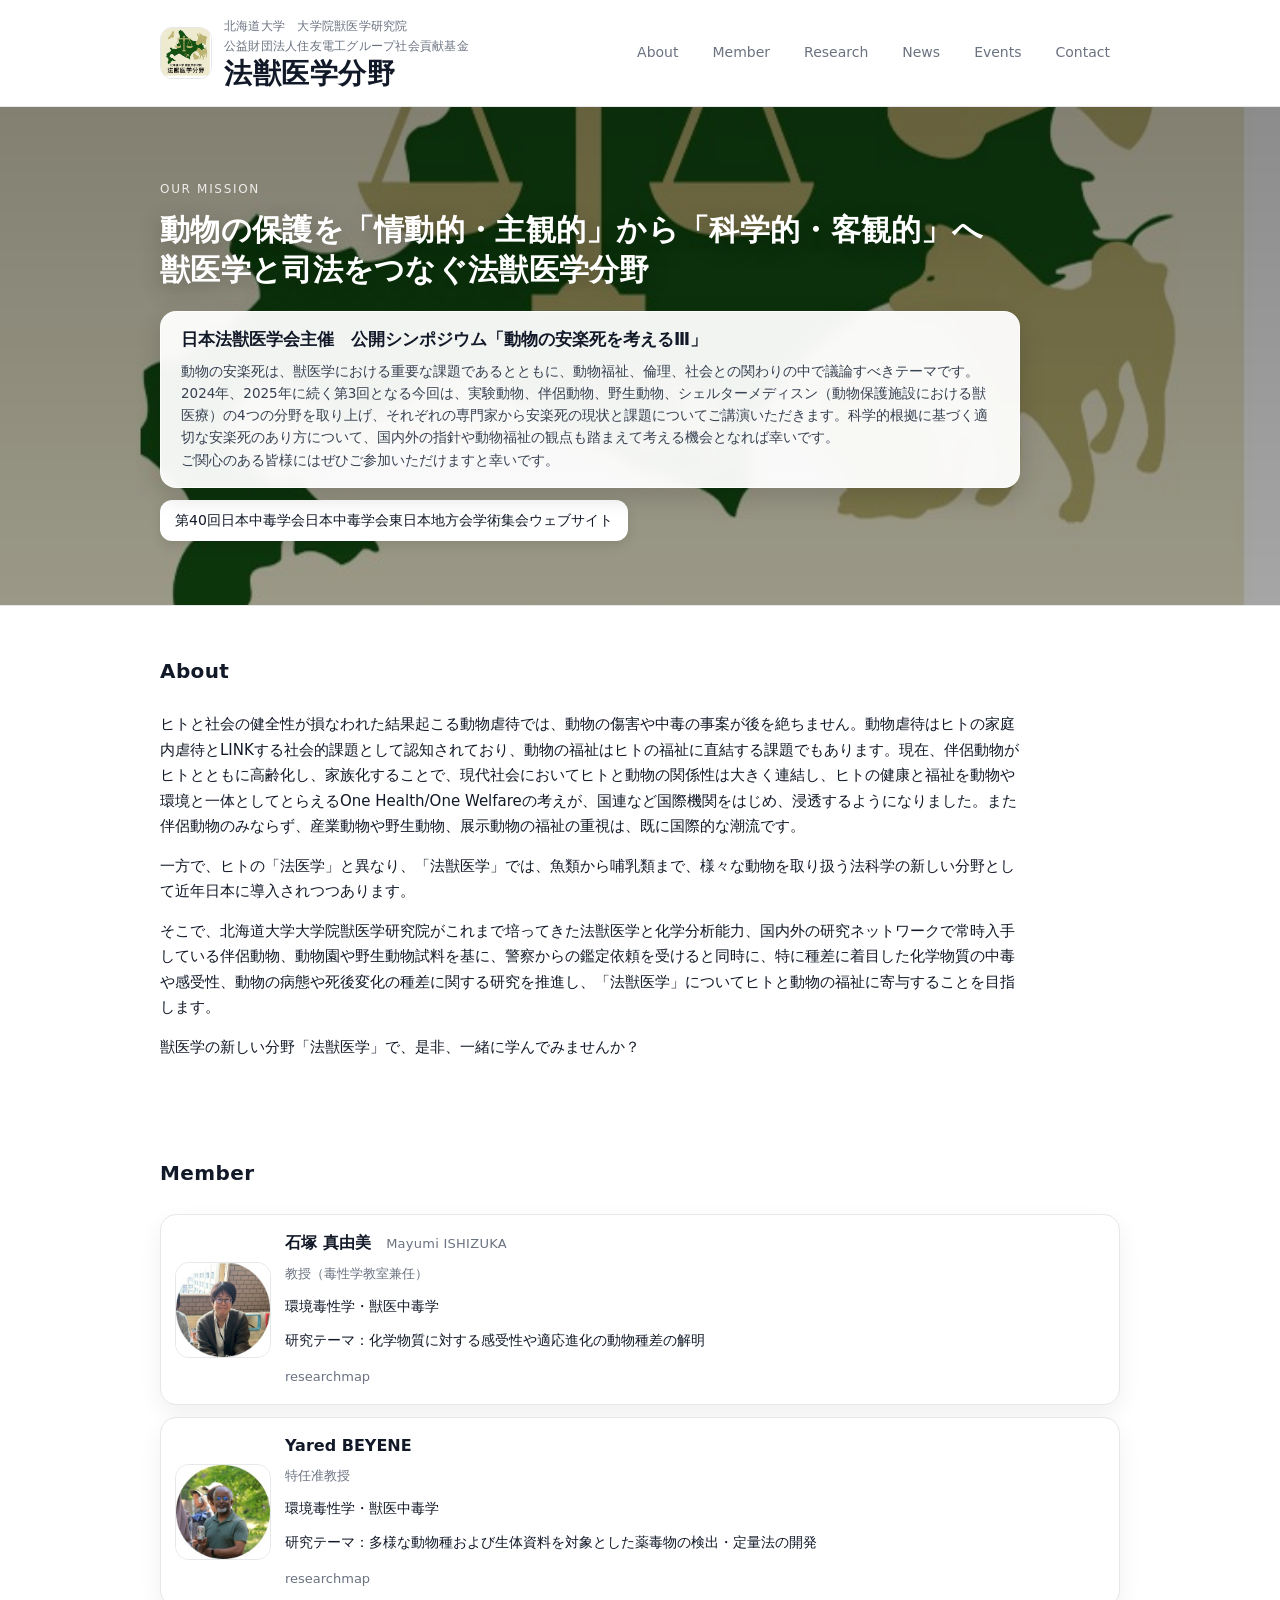
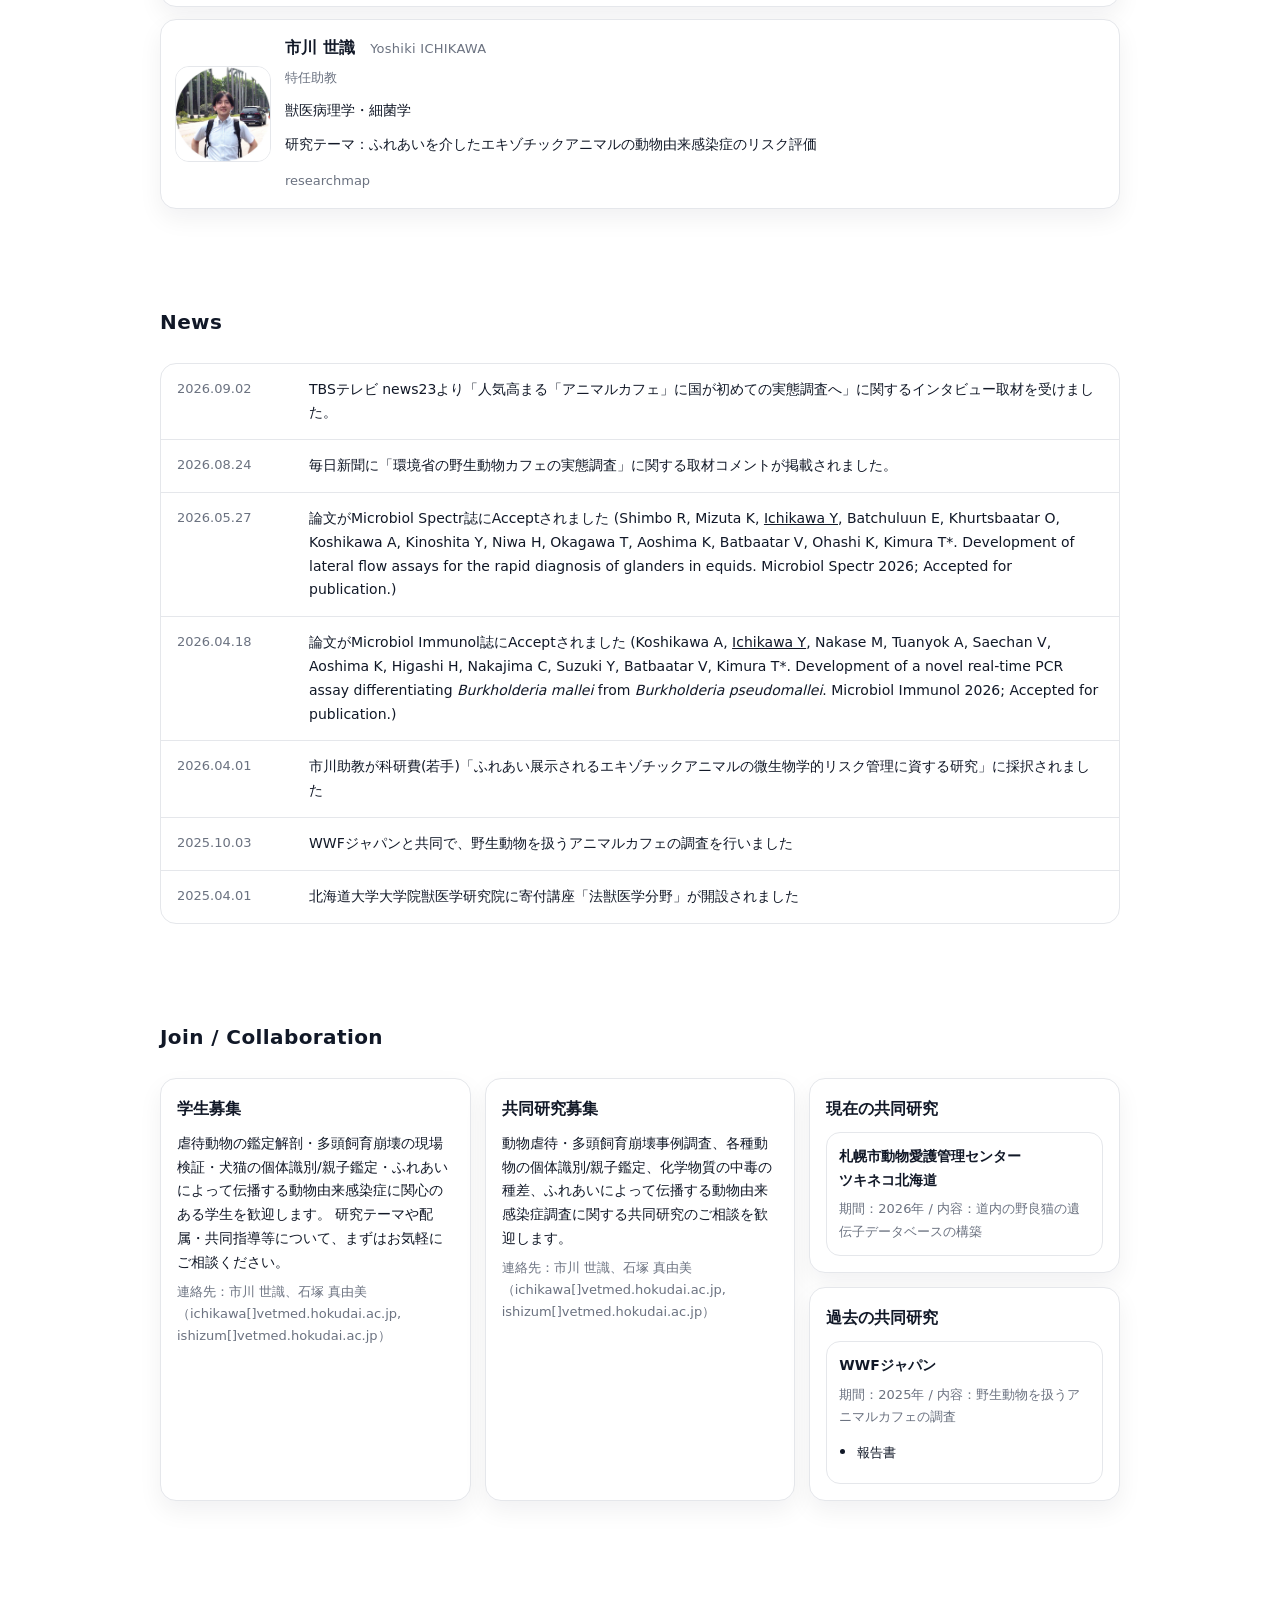
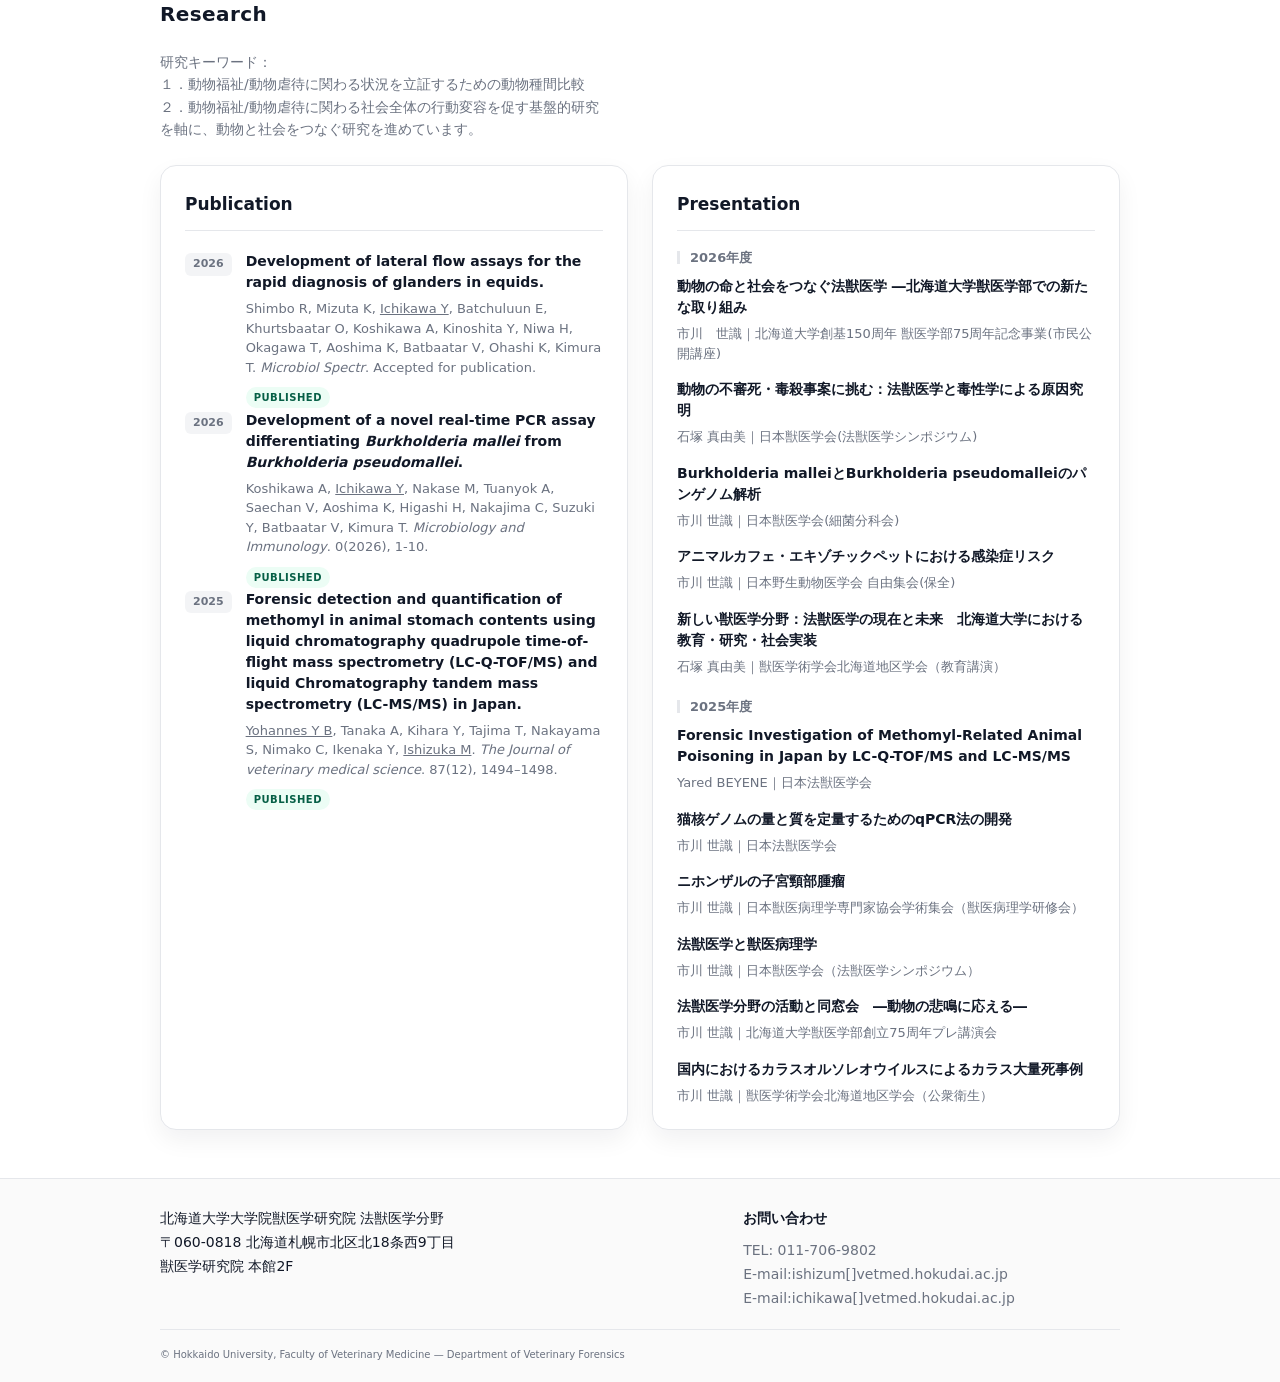
<file: index.html>
<!doctype html>
<html lang="ja">

<head>
    <meta charset="utf-8" />
    <meta name="viewport" content="width=device-width, initial-scale=1" />

    <title>北海道大学 大学院獣医学研究院 法獣医学分野</title>
    <meta name="description" content="北海道大学 大学院獣医学研究院 公益財団法人住友電工グループ社会貢献基金 法獣医学分野の公式サイト。" />

    <!-- OGP (minimum) -->
    <meta property="og:type" content="website" />
    <meta property="og:title" content="北海道大学 大学院獣医学研究院 法獣医学分野" />
    <meta property="og:description" content="動物の保護を「情動的・主観的」から「科学的・客観的」へ。獣医学と司法をつなぐ法獣医学分野。" />
    <meta property="og:locale" content="ja_JP" />

    <link rel="canonical" href="https://www.vetmed.hokudai.ac.jp/" />
    <link rel="stylesheet" href="style.css" />
</head>

<body>
    <a class="skip-link" href="#main">本文へ</a>

    <header class="site-header">
        <div class="container header-inner">
            <div class="brand">
                <div class="brand-row">
                    <img class="brand-mark" src="assets/logo-square.png" alt="法獣医学分野 ロゴ" width="52" height="52"
                        loading="eager" />
                    <div class="brand-text">
                        <p class="brand-subtitle">北海道大学　大学院獣医学研究院</p>
                        <p class="brand-subtitle">公益財団法人住友電工グループ社会貢献基金</p>
                        <h1 class="brand-title">法獣医学分野</h1>
                    </div>
                </div>
            </div>

            <nav class="site-nav" aria-label="主要ナビゲーション">
                <a href="#about">About</a>
                <a href="#members">Member</a>
                <a href="#research">Research</a>
                <a href="#news">News</a>
                <a href="events.html">Events</a>
                <a href="#footer">Contact</a>
            </nav>
        </div>
    </header>

    <main id="main">
        <section id="about" class="section section-hero" aria-labelledby="about-title">
            <div class="container hero-inner">
                <div class="hero-copy">
                    <p class="hero-kicker">Our Mission</p>
                    <h2 id="about-title" class="hero-title">
                        動物の保護を「情動的・主観的」から「科学的・客観的」へ<br />
                        獣医学と司法をつなぐ法獣医学分野
                    </h2>
                    <div class="conference-actions">
                        <div class="conference-card">
                            <h4 class="conference-name">
                                <a href="https://www.jvfm.net/post/%E3%80%9011%E6%9C%8828%E6%97%A5%E9%96%8B%E5%82%AC%E3%80%91%E5%85%AC%E9%96%8B%E3%82%B7%E3%83%B3%E3%83%9D%E3%82%B8%E3%82%A6%E3%83%A0%E3%80%8C%E5%8B%95%E7%89%A9%E3%81%AE%E5%AE%89%E6%A5%BD%E6%AD%BB%E3%82%92%E8%80%83%E3%81%88%E3%82%8B-%E3%80%8D%E3%81%AE%E3%81%94%E6%A1%88%E5%86%85" target="_blank" rel="noopener noreferrer">
                                    日本法獣医学会主催　公開シンポジウム「動物の安楽死を考えるⅢ」
                                </a>
                            </h4>
                            <p class="conference-summary">
                                動物の安楽死は、獣医学における重要な課題であるとともに、動物福祉、倫理、社会との関わりの中で議論すべきテーマです。<br />
                                2024年、2025年に続く第3回となる今回は、実験動物、伴侶動物、野生動物、シェルターメディスン（動物保護施設における獣医療）の4つの分野を取り上げ、それぞれの専門家から安楽死の現状と課題についてご講演いただきます。科学的根拠に基づく適切な安楽死のあり方について、国内外の指針や動物福祉の観点も踏まえて考える機会となれば幸いです。<br />
                                ご関心のある皆様にはぜひご参加いただけますと幸いです。
                            </p>
                        </div>
                    </div>
                    <div class="conference-actions">
                        <a href="jsct-east40.html" class="btn btn-primary">第40回日本中毒学会日本中毒学会東日本地方会学術集会ウェブサイト</a>
                    </div>
                </div>
            </div>
        </section>

        <section id="about-detail" class="section" aria-labelledby="about-detail-title">
            <div class="container">
                <div class="section-head">
                    <h2 id="about-detail-title" class="section-title">About</h2>
                </div>

                <div class="prose">
                    <p>
                        ヒトと社会の健全性が損なわれた結果起こる動物虐待では、動物の傷害や中毒の事案が後を絶ちません。動物虐待はヒトの家庭内虐待とLINKする社会的課題として認知されており、動物の福祉はヒトの福祉に直結する課題でもあります。現在、伴侶動物がヒトとともに高齢化し、家族化することで、現代社会においてヒトと動物の関係性は大きく連結し、ヒトの健康と福祉を動物や環境と一体としてとらえるOne
                        Health/One Welfareの考えが、国連など国際機関をはじめ、浸透するようになりました。また伴侶動物のみならず、産業動物や野生動物、展示動物の福祉の重視は、既に国際的な潮流です。
                    </p>

                    <p>
                        一方で、ヒトの「法医学」と異なり、「法獣医学」では、魚類から哺乳類まで、様々な動物を取り扱う法科学の新しい分野として近年日本に導入されつつあります。
                    </p>

                    <p>
                        そこで、北海道大学大学院獣医学研究院がこれまで培ってきた法獣医学と化学分析能力、国内外の研究ネットワークで常時入手している伴侶動物、動物園や野生動物試料を基に、警察からの鑑定依頼を受けると同時に、特に種差に着目した化学物質の中毒や感受性、動物の病態や死後変化の種差に関する研究を推進し、「法獣医学」についてヒトと動物の福祉に寄与することを目指します。
                    </p>

                    <p>
                        獣医学の新しい分野「法獣医学」で、是非、一緒に学んでみませんか？
                    </p>
                </div>
            </div>
        </section>

        <section id="members" class="section" aria-labelledby="members-title">
            <div class="container">
                <div class="section-head">
                    <h2 id="members-title" class="section-title">Member</h2>
                </div>

                <ul class="member-list" role="list">
                    <li class="member-item">
                        <img class="member-photo" src="assets/ishizuka.jpg" alt="石塚 真由美" loading="lazy" />
                        <div class="member-info">
                            <h3 class="member-name">石塚 真由美 <span class="member-roman">Mayumi ISHIZUKA</span></h3>
                            <p class="member-role">教授（毒性学教室兼任）</p>
                            <p class="member-field">環境毒性学・獣医中毒学</p>
                            <p class="member-interest">研究テーマ：化学物質に対する感受性や適応進化の動物種差の解明
                            <p class="member-links">
                                <a class="member-link" href="https://researchmap.jp/zzzz" target="_blank"
                                    rel="noopener">researchmap</a>
                            </p>
                        </div>
                    </li>

                    <li class="member-item">
                        <img class="member-photo" src="assets/beyene.jpg" alt="Yared BEYENE" loading="lazy" />
                        <div class="member-info">
                            <h3 class="member-name">Yared BEYENE</h3>
                            <p class="member-role">特任准教授</p>
                            <p class="member-field">環境毒性学・獣医中毒学</p>
                            <p class="member-interest">研究テーマ：多様な動物種および生体資料を対象とした薬毒物の検出・定量法の開発
                            <p class="member-links">
                                <a class="member-link" href="https://researchmap.jp/yared/" target="_blank"
                                    rel="noopener">researchmap</a>
                            </p>
                        </div>
                    </li>

                    <li class="member-item">
                        <img class="member-photo" src="assets/ichikawa.jpg" alt="市川 世識" loading="lazy" />
                        <div class="member-info">
                            <h3 class="member-name">市川 世識 <span class="member-roman">Yoshiki ICHIKAWA</span></h3>
                            <p class="member-role">特任助教</p>
                            <p class="member-field">獣医病理学・細菌学</p>
                            <p class="member-interest">研究テーマ：ふれあいを介したエキゾチックアニマルの動物由来感染症のリスク評価
                            <p class="member-links">
                                <a class="member-link" href="https://researchmap.jp/theori-miso" target="_blank"
                                    rel="noopener">researchmap</a>
                            </p>
                        </div>
                    </li>
                </ul>
            </div>
        </section>

        <section id="news" class="section" aria-labelledby="news-title">
            <div class="container">
                <div class="section-head">
                    <h2 id="news-title" class="section-title">News</h2>
                </div>

                <ul class="news-list" role="list">
                    <li class="news-item">
                        <time class="news-date" datetime="2026-09-02">2026.09.02</time>
                        <a class="news-link" href="https://newsdig.tbs.co.jp/articles/-/2913935?display=1">
                            TBSテレビ news23より「人気高まる「アニマルカフェ」に国が初めての実態調査へ」に関するインタビュー取材を受けました。
                        </a>
                    </li>
                    <li class="news-item">
                        <time class="news-date" datetime="2026-08-24">2026.08.24</time>
                        <a class="news-link" href="https://mainichi.jp/articles/20260824/k00/00m/040/119000c">
                            毎日新聞に「環境省の野生動物カフェの実態調査」に関する取材コメントが掲載されました。
                        </a>
                    </li>
                    <li class="news-item">
                        <time class="news-date" datetime="2026-05-27">2026.05.27</time>
                        <a class="news-link" href="https://journals.asm.org/doi/10.1128/spectrum.00154-26">
                            論文がMicrobiol Spectr誌にAcceptされました (Shimbo R, Mizuta K, <u>Ichikawa Y</u>, Batchuluun E,
                            Khurtsbaatar O, Koshikawa A, Kinoshita Y, Niwa H, Okagawa T, Aoshima K, Batbaatar V, Ohashi
                            K,
                            Kimura T*. Development of lateral flow assays for the rapid diagnosis of glanders in equids.
                            Microbiol Spectr 2026; Accepted for publication.)
                        </a>
                    </li>
                    <li class="news-item">
                        <time class="news-date" datetime="2026-04-18">2026.04.18</time>
                        <a class="news-link" href="https://onlinelibrary.wiley.com/doi/full/10.1111/1348-0421.70061">
                            論文がMicrobiol Immunol誌にAcceptされました (Koshikawa A, <u>Ichikawa Y</u>, Nakase M, Tuanyok A,
                            Saechan V, Aoshima K, Higashi H, Nakajima C, Suzuki Y, Batbaatar V, Kimura T*. Development
                            of a novel real-time PCR assay differentiating <i>Burkholderia mallei</i> from
                            <i>Burkholderia pseudomallei</i>. Microbiol Immunol 2026; Accepted for publication.)
                        </a>
                    </li>
                    <li class="news-item">
                        <time class="news-date" datetime="2026-04-01">2026.04.01</time>
                        <a class="news-link" href="https://kaken.nii.ac.jp/grant/KAKENHI-PROJECT-26K18187">
                            市川助教が科研費(若手)「ふれあい展示されるエキゾチックアニマルの微生物学的リスク管理に資する研究」に採択されました
                        </a>
                    </li>
                    <li class="news-item">
                        <time class="news-date" datetime="2025-10-03">2025.10.03</time>
                        <a class="news-link" href="https://www.wwf.or.jp/activities/lib/6068.html">
                            WWFジャパンと共同で、野生動物を扱うアニマルカフェの調査を行いました
                        </a>
                    </li>
                    <li class="news-item">
                        <time class="news-date" datetime="2025-04-01">2025.04.01</time>
                        <a class="news-link" href="https://sdgs.hokudai.ac.jp/13202/">
                            北海道大学大学院獣医学研究院に寄付講座「法獣医学分野」が開設されました
                        </a>
                    </li>
                </ul>
            </div>
        </section>

        <section id="join" class="section" aria-labelledby="join-title">
            <div class="container">
                <div class="section-head">
                    <h2 id="join-title" class="section-title">Join / Collaboration</h2>
                </div>

                <div class="card-grid">
                    <article class="card">
                        <h3 class="card-title">学生募集</h3>
                        <p class="card-body">
                            虐待動物の鑑定解剖・多頭飼育崩壊の現場検証・犬猫の個体識別/親子鑑定・ふれあいによって伝播する動物由来感染症に関心のある学生を歓迎します。
                            研究テーマや配属・共同指導等について、まずはお気軽にご相談ください。
                        </p>
                        <p class="card-meta">
                            連絡先：市川 世識、石塚 真由美（ichikawa[]vetmed.hokudai.ac.jp, ishizum[]vetmed.hokudai.ac.jp）
                        </p>
                    </article>

                    <article class="card">
                        <h3 class="card-title">共同研究募集</h3>
                        <p class="card-body">
                            動物虐待・多頭飼育崩壊事例調査、各種動物の個体識別/親子鑑定、化学物質の中毒の種差、ふれあいによって伝播する動物由来感染症調査に関する共同研究のご相談を歓迎します。
                        </p>
                        <p class="card-meta">
                            連絡先：市川 世識、石塚 真由美（ichikawa[]vetmed.hokudai.ac.jp, ishizum[]vetmed.hokudai.ac.jp）
                        </p>
                    </article>

                    <div class="card-column">
                        <article class="card">
                            <h3 class="card-title">現在の共同研究</h3>
                            <div class="collab-list">
                                <article class="collab-item">
                                    <h4 class="collab-partner"><a href="https://www.city.sapporo.jp/inuneko/" target="_blank" rel="noopener noreferrer">札幌市動物愛護管理センター</a></h4>
                                    <h4 class="collab-partner"><a href="https://tsukineko.net/" target="_blank" rel="noopener noreferrer">ツキネコ北海道</a></h4>
                                    <p class="collab-meta">期間：2026年 / 内容：道内の野良猫の遺伝子データベースの構築</p>
                                </article>
                            </div>
                        </article>

                        <article class="card">
                            <h3 class="card-title">過去の共同研究</h3>
                            <div class="collab-list">
                                <article class="collab-item">
                                    <h4 class="collab-partner">WWFジャパン</h4>
                                    <p class="collab-meta">期間：2025年 / 内容：野生動物を扱うアニマルカフェの調査</p>
                                    <ul class="collab-links">
                                        <li><a href="https://www.wwf.or.jp/activities/data/20251003animalcafe.pdf"
                                                target="_blank" rel="noopener noreferrer">報告書</a></li>
                                    </ul>
                                </article>
                            </div>
                        </article>
                    </div>
                </div>
            </div>
        </section>

        <section id="research" class="section" aria-labelledby="research-title">
            <div class="container">
                <div class="section-head">
                    <h2 id="research-title" class="section-title">Research</h2>
                    <p class="section-lead">
                        研究キーワード：<br />
                        １．動物福祉/動物虐待に関わる状況を立証するための動物種間比較<br />
                        ２．動物福祉/動物虐待に関わる社会全体の行動変容を促す基盤的研究<br />
                        を軸に、動物と社会をつなぐ研究を進めています。<br />
                    </p>
                </div>

                <div class="research-grid">
                    <section class="research-panel" aria-labelledby="publication-title">
                        <div class="research-panel-head">
                            <h3 id="publication-title" class="research-panel-title">Publication</h3>
                        </div>

                        <ol class="research-list">
                            <li class="research-item">
                                <span class="research-year">2026</span>
                                <div class="research-content">
                                    <p class="research-title">
                                        Development of lateral flow assays for the rapid diagnosis of glanders in
                                        equids.
                                    </p>
                                    <p class="research-meta">
                                        Shimbo R, Mizuta K, <u>Ichikawa Y</u>, Batchuluun E, Khurtsbaatar O, Koshikawa
                                        A,
                                        Kinoshita Y, Niwa H, Okagawa T, Aoshima K, Batbaatar V, Ohashi K, Kimura T.
                                        <i>Microbiol Spectr</i>. Accepted for publication.
                                    </p>
                                    <span class="research-tag">Published</span>
                                </div>
                            </li>
                        </ol>

                        <ol class="research-list">
                            <li class="research-item">
                                <span class="research-year">2026</span>
                                <div class="research-content">
                                    <p class="research-title">
                                        Development of a novel real-time PCR assay differentiating
                                        <i>Burkholderia mallei</i> from <i>Burkholderia pseudomallei</i>.
                                    </p>
                                    <p class="research-meta">
                                        Koshikawa A, <u>Ichikawa Y</u>, Nakase M, Tuanyok A, Saechan V, Aoshima K,
                                        Higashi H, Nakajima C, Suzuki Y, Batbaatar V, Kimura T.
                                        <i>Microbiology and Immunology</i>. 0(2026), 1-10.
                                    </p>
                                    <span class="research-tag">Published</span>
                                </div>
                            </li>
                        </ol>

                        <ol class="research-list">
                            <li class="research-item">
                                <span class="research-year">2025</span>
                                <div class="research-content">
                                    <p class="research-title">
                                        Forensic detection and quantification of methomyl
                                        in animal stomach contents using liquid chromatography
                                        quadrupole time-of-flight mass spectrometry (LC-Q-TOF/MS)
                                        and liquid Chromatography tandem mass spectrometry (LC-MS/MS)
                                        in Japan.
                                    </p>
                                    <p class="research-meta">
                                        <u>Yohannes Y B</u>, Tanaka A, Kihara Y, Tajima T, Nakayama S, Nimako C,
                                        Ikenaka Y, <u>Ishizuka M</u>.
                                        <i>The Journal of veterinary medical science</i>. 87(12), 1494–1498.
                                    </p>
                                    <span class="research-tag">Published</span>
                                </div>
                            </li>
                        </ol>
                    </section>

                    <section class="research-panel" aria-labelledby="presentation-title">
                        <div class="research-panel-head">
                            <h3 id="presentation-title" class="research-panel-title">Presentation</h3>
                        </div>

                        <div class="presentation-year-block">
                            <h4 class="presentation-year">2026年度</h4>
                            
                            <ul class="research-list presentation-list">
                                <li class="research-item presentation-item">
                                    <div class="research-content">
                                        <p class="research-title">動物の命と社会をつなぐ法獣医学 ―北海道大学獣医学部での新たな取り組み</p>
                                        <p class="research-meta">市川　世識｜北海道大学創基150周年 獣医学部75周年記念事業(市民公開講座)</p>
                                    </div>
                                </li>

                                <li class="research-item presentation-item">
                                    <div class="research-content">
                                        <p class="research-title">動物の不審死・毒殺事案に挑む：法獣医学と毒性学による原因究明</p>
                                        <p class="research-meta">石塚 真由美｜日本獣医学会(法獣医学シンポジウム)</p>
                                    </div>
                                </li>
                                
                                <li class="research-item presentation-item">
                                    <div class="research-content">
                                        <p class="research-title">Burkholderia malleiとBurkholderia pseudomalleiのパンゲノム解析</p>
                                        <p class="research-meta">市川 世識｜日本獣医学会(細菌分科会)</p>
                                    </div>
                                </li>

                                <li class="research-item presentation-item">
                                    <div class="research-content">
                                        <p class="research-title">アニマルカフェ・エキゾチックペットにおける感染症リスク</p>
                                        <p class="research-meta">市川 世識｜日本野生動物医学会 自由集会(保全)</p>
                                    </div>
                                </li>

                                <li class="research-item presentation-item">
                                    <div class="research-content">
                                        <p class="research-title">新しい獣医学分野：法獣医学の現在と未来　北海道大学における教育・研究・社会実装</p>
                                        <p class="research-meta">石塚 真由美｜獣医学術学会北海道地区学会（教育講演）</p>
                                    </div>
                                </li>
                            </ul>
                        </div>

                        <div class="presentation-year-block">
                            <h4 class="presentation-year">2025年度</h4>

                            <ul class="research-list presentation-list">
                                <li class="research-item presentation-item">
                                    <div class="research-content">
                                        <p class="research-title">Forensic Investigation of Methomyl-Related Animal
                                            Poisoning in Japan by LC-Q-TOF/MS and LC-MS/MS</p>
                                        <p class="research-meta">Yared BEYENE｜日本法獣医学会</p>
                                    </div>
                                </li>

                                <li class="research-item presentation-item">
                                    <div class="research-content">
                                        <p class="research-title">猫核ゲノムの量と質を定量するためのqPCR法の開発</p>
                                        <p class="research-meta">市川 世識｜日本法獣医学会</p>
                                    </div>
                                </li>

                                <li class="research-item presentation-item">
                                    <div class="research-content">
                                        <p class="research-title">ニホンザルの子宮頸部腫瘤</p>
                                        <p class="research-meta">市川 世識｜日本獣医病理学専門家協会学術集会（獣医病理学研修会）</p>
                                    </div>
                                </li>

                                <li class="research-item presentation-item">
                                    <div class="research-content">
                                        <p class="research-title">法獣医学と獣医病理学</p>
                                        <p class="research-meta">市川 世識｜日本獣医学会（法獣医学シンポジウム）</p>
                                    </div>
                                </li>

                                <li class="research-item presentation-item">
                                    <div class="research-content">
                                        <p class="research-title">法獣医学分野の活動と同窓会　―動物の悲鳴に応える―</p>
                                        <p class="research-meta">市川 世識｜北海道大学獣医学部創立75周年プレ講演会</p>
                                    </div>
                                </li>

                                <li class="research-item presentation-item">
                                    <div class="research-content">
                                        <p class="research-title">国内におけるカラスオルソレオウイルスによるカラス大量死事例</p>
                                        <p class="research-meta">市川 世識｜獣医学術学会北海道地区学会（公衆衛生）</p>
                                    </div>
                                </li>
                            </ul>
                        </div>
                    </section>
                </div>
            </div>
        </section>
    </main>

    <footer id="footer" class="site-footer">
        <div class="container footer-inner">
            <div class="footer-block">
                <address class="footer-address">
                    北海道大学大学院獣医学研究院 法獣医学分野<br />
                    〒060-0818 北海道札幌市北区北18条西9丁目<br />
                    獣医学研究院 本館2F
                </address>
            </div>

            <div class="footer-block">
                <h2 class="footer-title">お問い合わせ</h2>
                <p class="footer-muted">TEL: 011-706-9802</p>
                <p class="footer-muted">E-mail:ishizum[]vetmed.hokudai.ac.jp</p>
                <p class="footer-muted">E-mail:ichikawa[]vetmed.hokudai.ac.jp</p>
            </div>
        </div>

        <div class="container footer-bottom">
            <small>© Hokkaido University, Faculty of Veterinary Medicine — Department of Veterinary Forensics</small>
        </div>
    </footer>
</body>

</html>
</file>
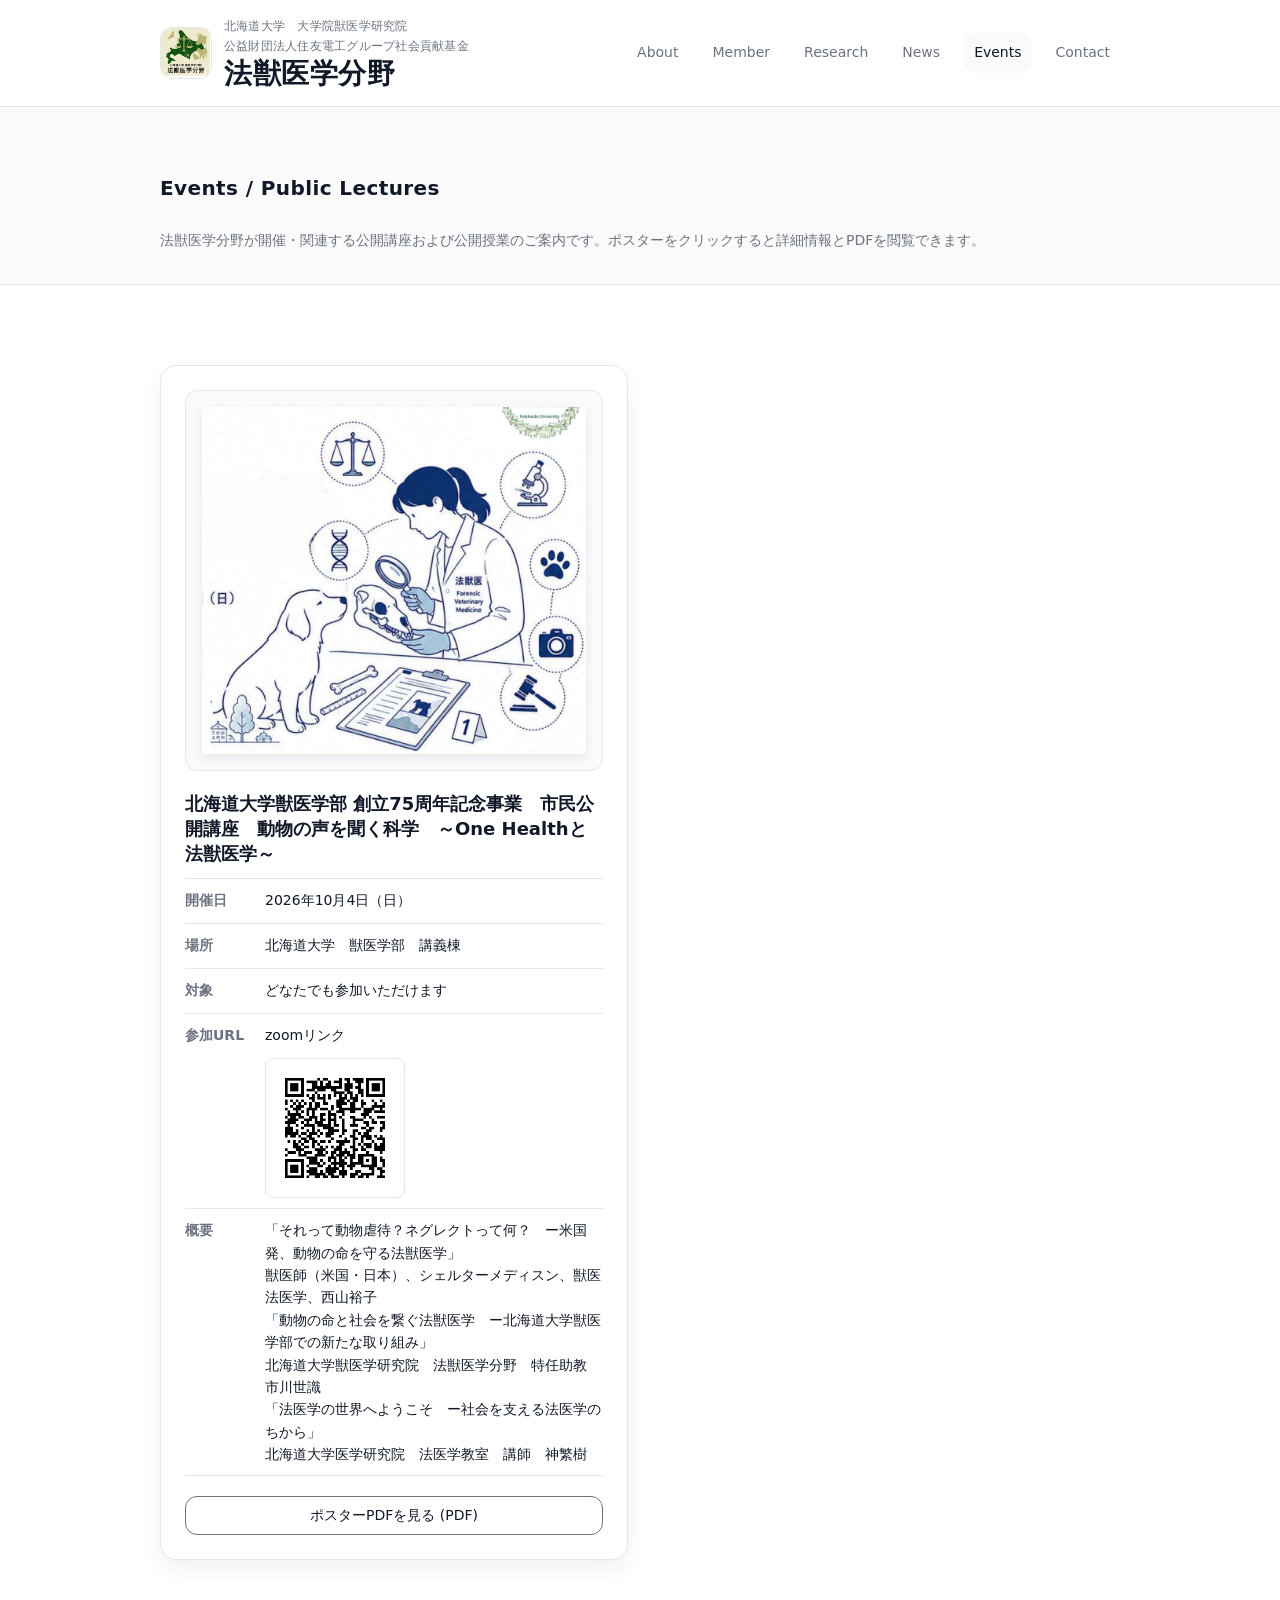
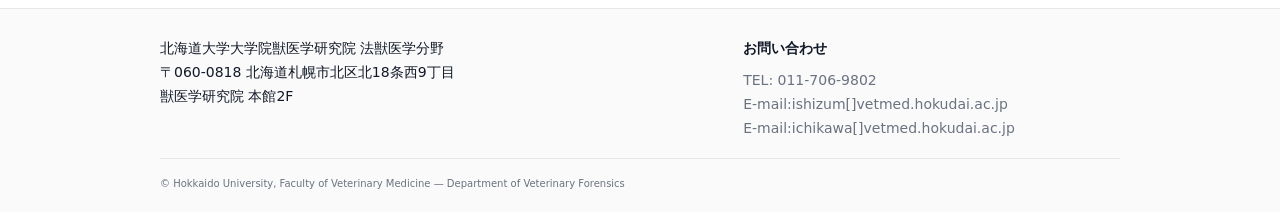
<file: events.html>
<!doctype html>
<html lang="ja">

<head>
    <meta charset="utf-8" />
    <meta name="viewport" content="width=device-width, initial-scale=1" />

    <title>Events / Public Lectures | 北海道大学 大学院獣医学研究院 法獣医学分野</title>
    <meta name="description" content="北海道大学 大学院獣医学研究院 法獣医学分野の公開講座・公開授業のポスター一覧ページ。開催情報やポスターPDFを掲載しています。" />

    <!-- OGP (minimum) -->
    <meta property="og:type" content="website" />
    <meta property="og:title" content="Events / Public Lectures | 北海道大学 大学院獣医学研究院 法獣医学分野" />
    <meta property="og:description" content="北海道大学 大学院獣医学研究院 法獣医学分野の公開講座・公開授業のポスター一覧ページ。" />
    <meta property="og:locale" content="ja_JP" />

    <link rel="canonical" href="https://www.vetmed.hokudai.ac.jp/events.html" />
    <link rel="stylesheet" href="style.css" />
</head>

<body>
    <a class="skip-link" href="#main">本文へ</a>

    <header class="site-header">
        <div class="container header-inner">
            <div class="brand">
                <a href="index.html" class="brand-row" style="text-decoration: none; color: inherit;">
                    <img class="brand-mark" src="assets/logo-square.png" alt="法獣医学分野 ロゴ" width="52" height="52"
                        loading="eager" />
                    <div class="brand-text">
                        <p class="brand-subtitle">北海道大学　大学院獣医学研究院</p>
                        <p class="brand-subtitle">公益財団法人住友電工グループ社会貢献基金</p>
                        <p class="brand-title"
                            style="margin: 0; font-size: 28px; font-weight: bold; letter-spacing: 0.02em; line-height: 1.2;">
                            法獣医学分野</p>
                    </div>
                </a>
            </div>

            <nav class="site-nav" aria-label="主要ナビゲーション">
                <a href="index.html#about">About</a>
                <a href="index.html#members">Member</a>
                <a href="index.html#research">Research</a>
                <a href="index.html#news">News</a>
                <a href="events.html" aria-current="page"
                    style="color: var(--text); background: #f9fafb; font-weight: 500;">Events</a>
                <a href="index.html#footer">Contact</a>
            </nav>
        </div>
    </header>

    <main id="main">
        <section class="section events-hero" aria-labelledby="events-hero-title">
            <div class="container">
                <div class="section-head">
                    <h1 id="events-hero-title" class="section-title">Events / Public Lectures</h1>
                </div>
                <p class="section-lead">
                    法獣医学分野が開催・関連する公開講座および公開授業のご案内です。ポスターをクリックすると詳細情報とPDFを閲覧できます。
                </p>
            </div>
        </section>

        <section class="section" aria-label="ポスター一覧">
            <div class="container">
                <div class="event-grid">

                    <!-- イベントカード1: 75周年記念事業ポスター -->
                    <article class="event-card">
                        <div class="poster-frame">
                            <img class="poster-image" src="assets/posters/75anniversary_2026.png"
                                alt="北海道大学獣医学部 創立75周年記念事業 ポスター画像" loading="lazy"
                                onerror="this.style.display='none'; this.nextElementSibling.style.display='block';" />
                            <div class="poster-fallback"
                                style="display: none; padding: 80px 16px; text-align: center; color: var(--muted); font-size: 14px; border: 1px dashed var(--line); border-radius: 8px; width: 100%; background: #ffffff;">
                            </div>
                        </div>
                        <h2 class="event-card-title">北海道大学獣医学部 創立75周年記念事業　市民公開講座　動物の声を聞く科学　～One Healthと法獣医学～</h2>

                        <dl class="event-meta">
                            <div class="event-meta-row">
                                <dt>開催日</dt>
                                <dd>2026年10月4日（日）</dd>
                            </div>
                            <div class="event-meta-row">
                                <dt>場所</dt>
                                <dd>北海道大学　獣医学部　講義棟</dd>
                            </div>
                            <div class="event-meta-row">
                                <dt>対象</dt>
                                <dd>どなたでも参加いただけます</dd>
                            </div>
                            <div class="event-meta-row">
                                <dt>参加URL</dt>
                                <dd>
                                    <a href="https://zoom.us/j/94837387156" target="_blank" rel="noopener" style="word-break: break-all;">
                                        zoomリンク
                                    </a>
                                    <div style="margin-top: 12px;">
                                        <img src="assets/qrcodes/75anniversary_zoom_registration_qr.png" alt="75周年記念事業 市民公開講座 参加登録URLのQRコード" width="140" height="140" loading="lazy"
                                            style="display: block; max-width: 140px; width: 100%; height: auto; border: 1px solid var(--line); border-radius: 8px; background: #ffffff; padding: 8px;" />
                                    </div>
                                </dd>
                            </div>
                            <div class="event-meta-row">
                                <dt>概要</dt>
                                <dd>「それって動物虐待？ネグレクトって何？　ー米国発、動物の命を守る法獣医学」<br>
                                     獣医師（米国・日本）、シェルターメディスン、獣医法医学、西山裕子<br>
                                    「動物の命と社会を繋ぐ法獣医学　ー北海道大学獣医学部での新たな取り組み」<br>
                                     北海道大学獣医学研究院　法獣医学分野　特任助教　市川世識<br>
                                    「法医学の世界へようこそ　ー社会を支える法医学のちから」<br>
                                     北海道大学医学研究院　法医学教室　講師　神繁樹<br>
                                </dd>
                            </div>
                        </dl>

                        <div class="event-actions">
                            <a href="assets/posters/75anniversary_2026.pdf" target="_blank" rel="noopener"
                                class="btn btn-outline">
                                ポスターPDFを見る (PDF)
                            </a>
                        </div>
                    </article>

                </div>
            </div>
        </section>
    </main>

    <footer id="footer" class="site-footer">
        <div class="container footer-inner">
            <div class="footer-block">
                <address class="footer-address">
                    北海道大学大学院獣医学研究院 法獣医学分野<br />
                    〒060-0818 北海道札幌市北区北18条西9丁目<br />
                    獣医学研究院 本館2F
                </address>
            </div>

            <div class="footer-block">
                <h2 class="footer-title">お問い合わせ</h2>
                <p class="footer-muted">TEL: 011-706-9802</p>
                <p class="footer-muted">E-mail:ishizum[]vetmed.hokudai.ac.jp</p>
                <p class="footer-muted">E-mail:ichikawa[]vetmed.hokudai.ac.jp</p>
            </div>
        </div>

        <div class="container footer-bottom">
            <small>© Hokkaido University, Faculty of Veterinary Medicine — Department of Veterinary Forensics</small>
        </div>
    </footer>
</body>

</html>
</file>
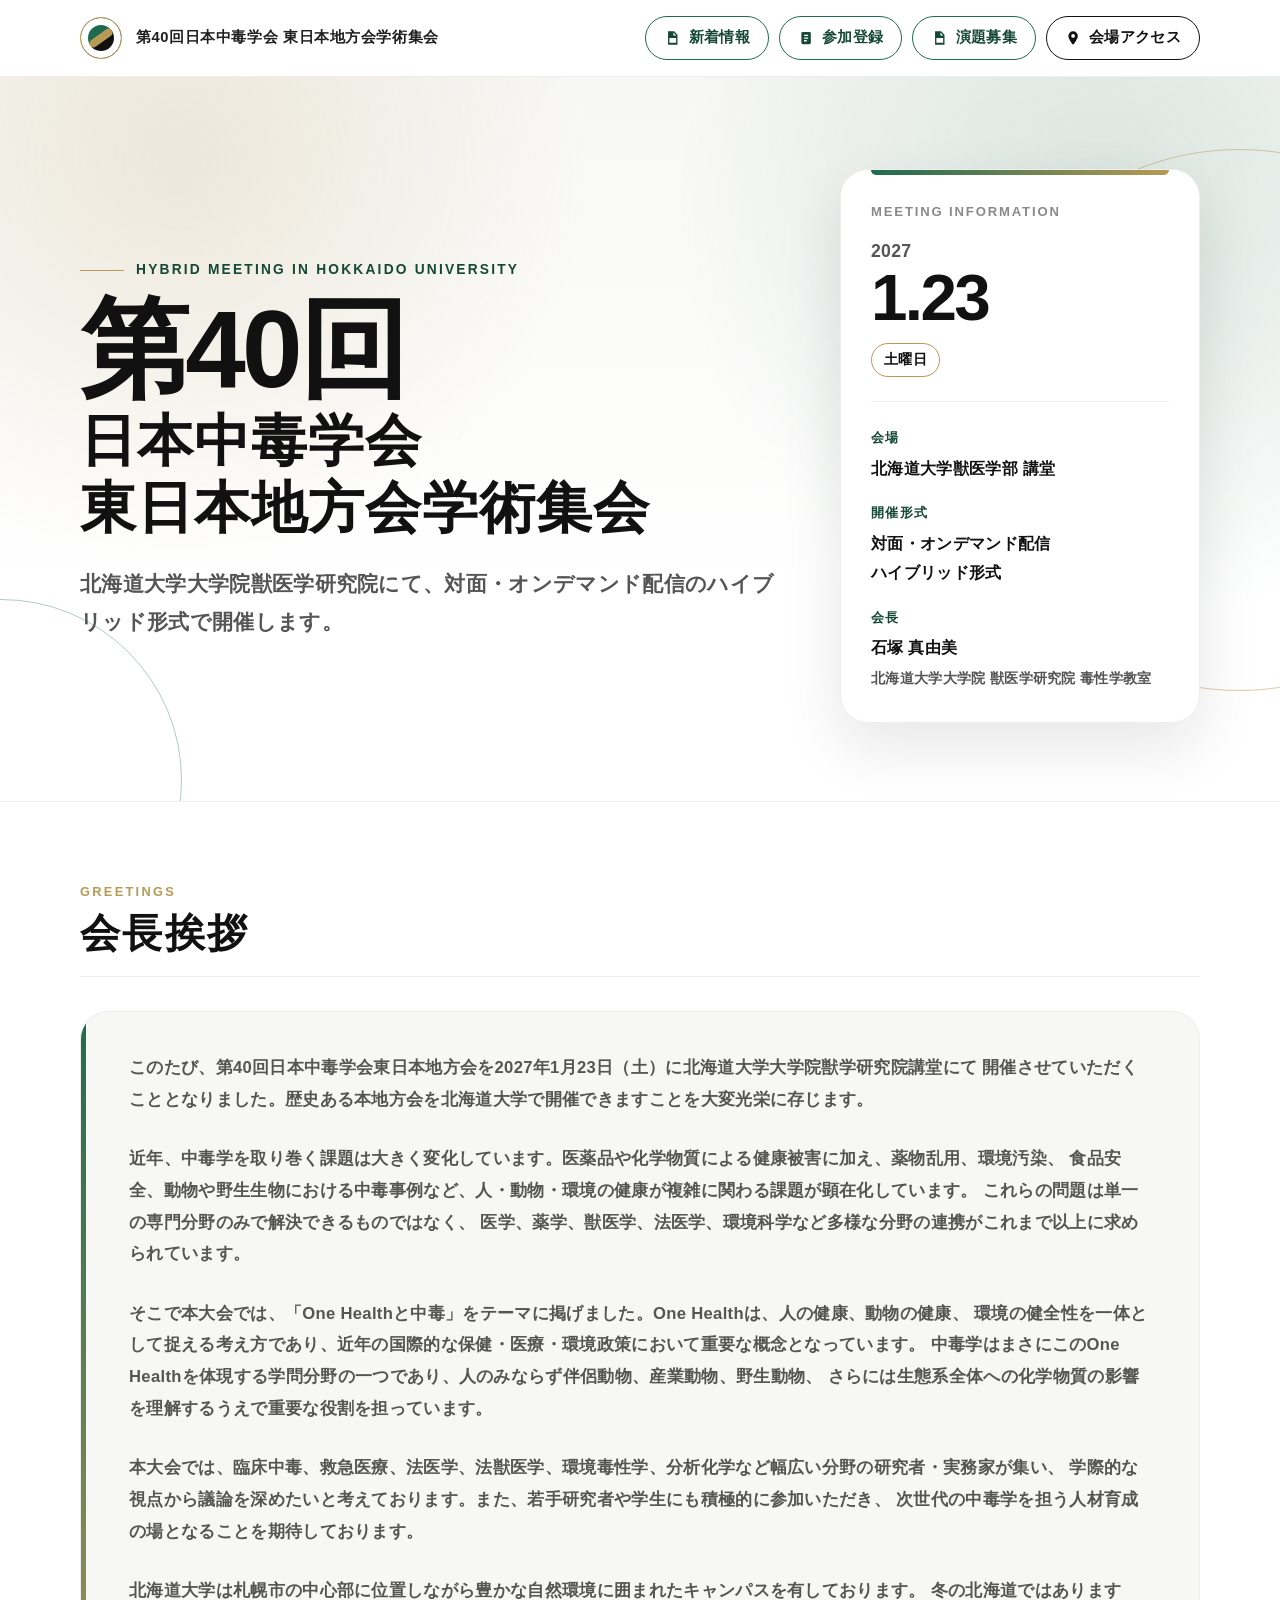
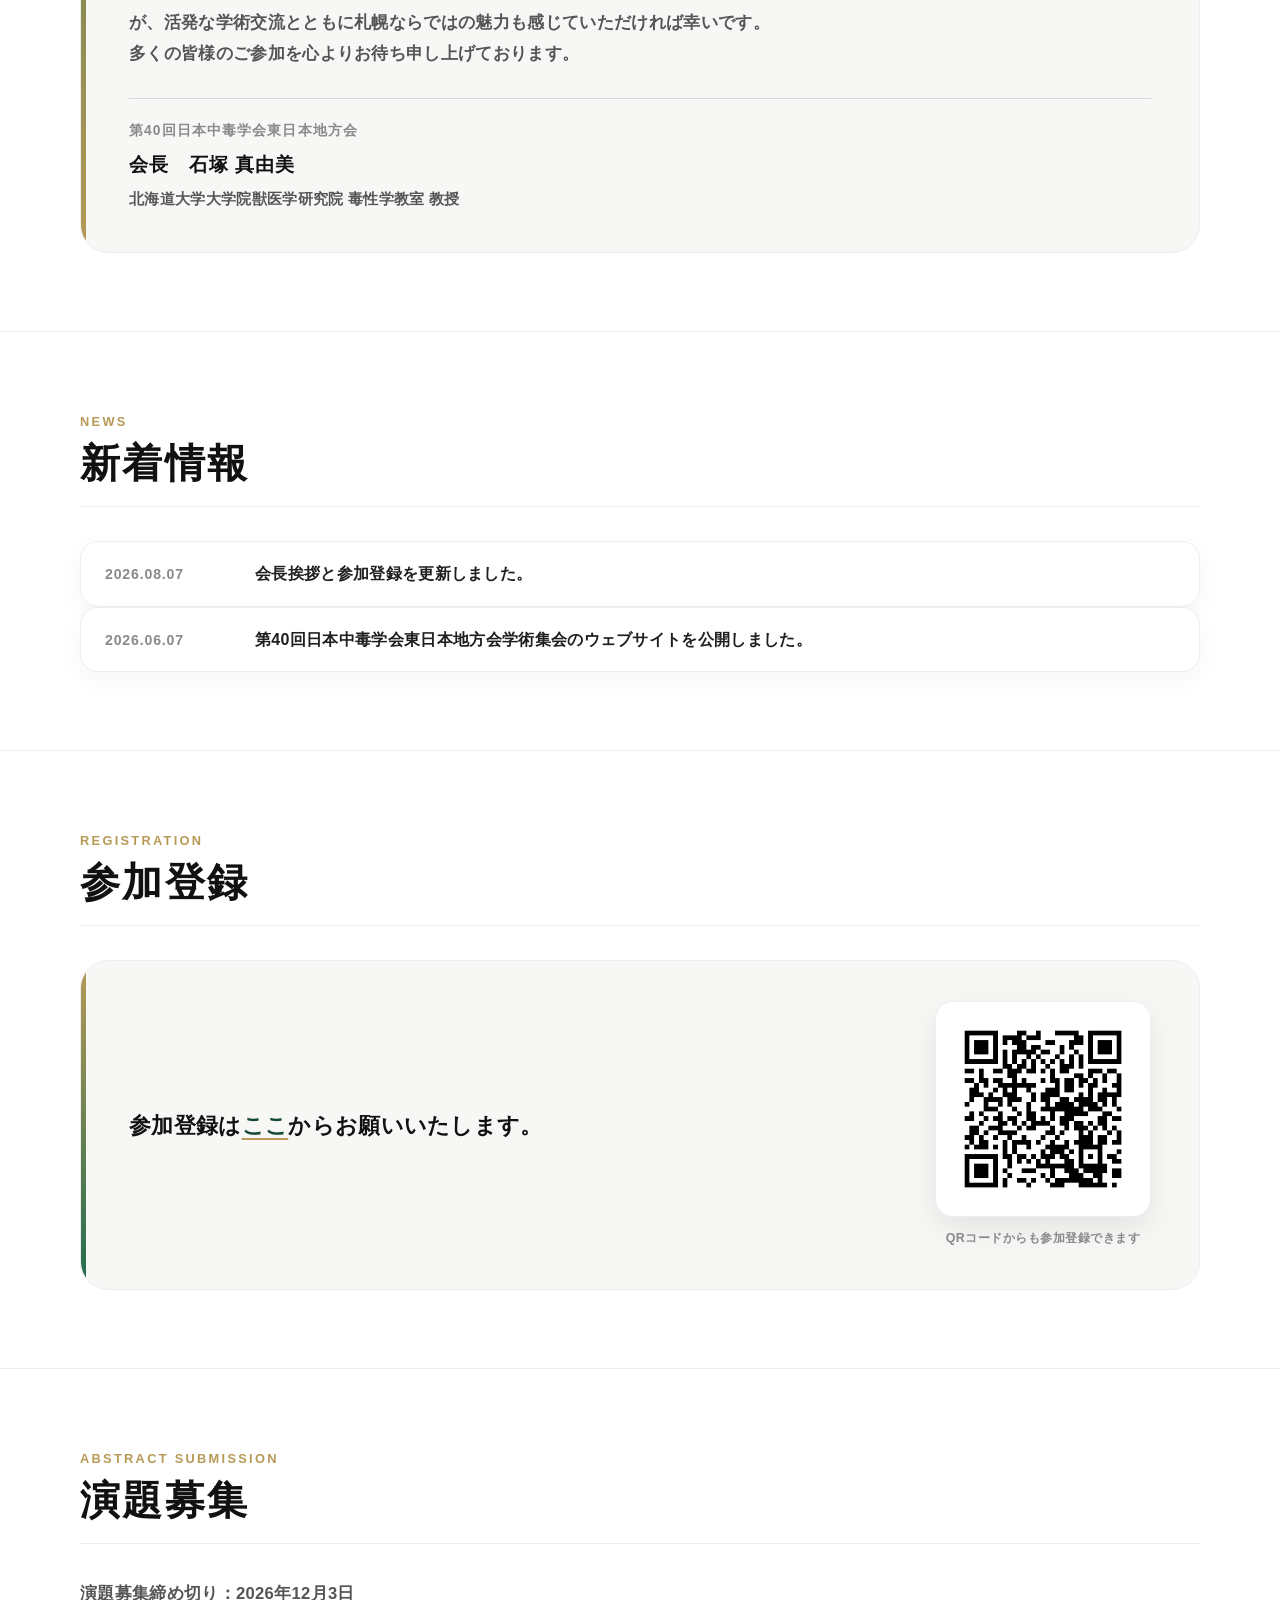
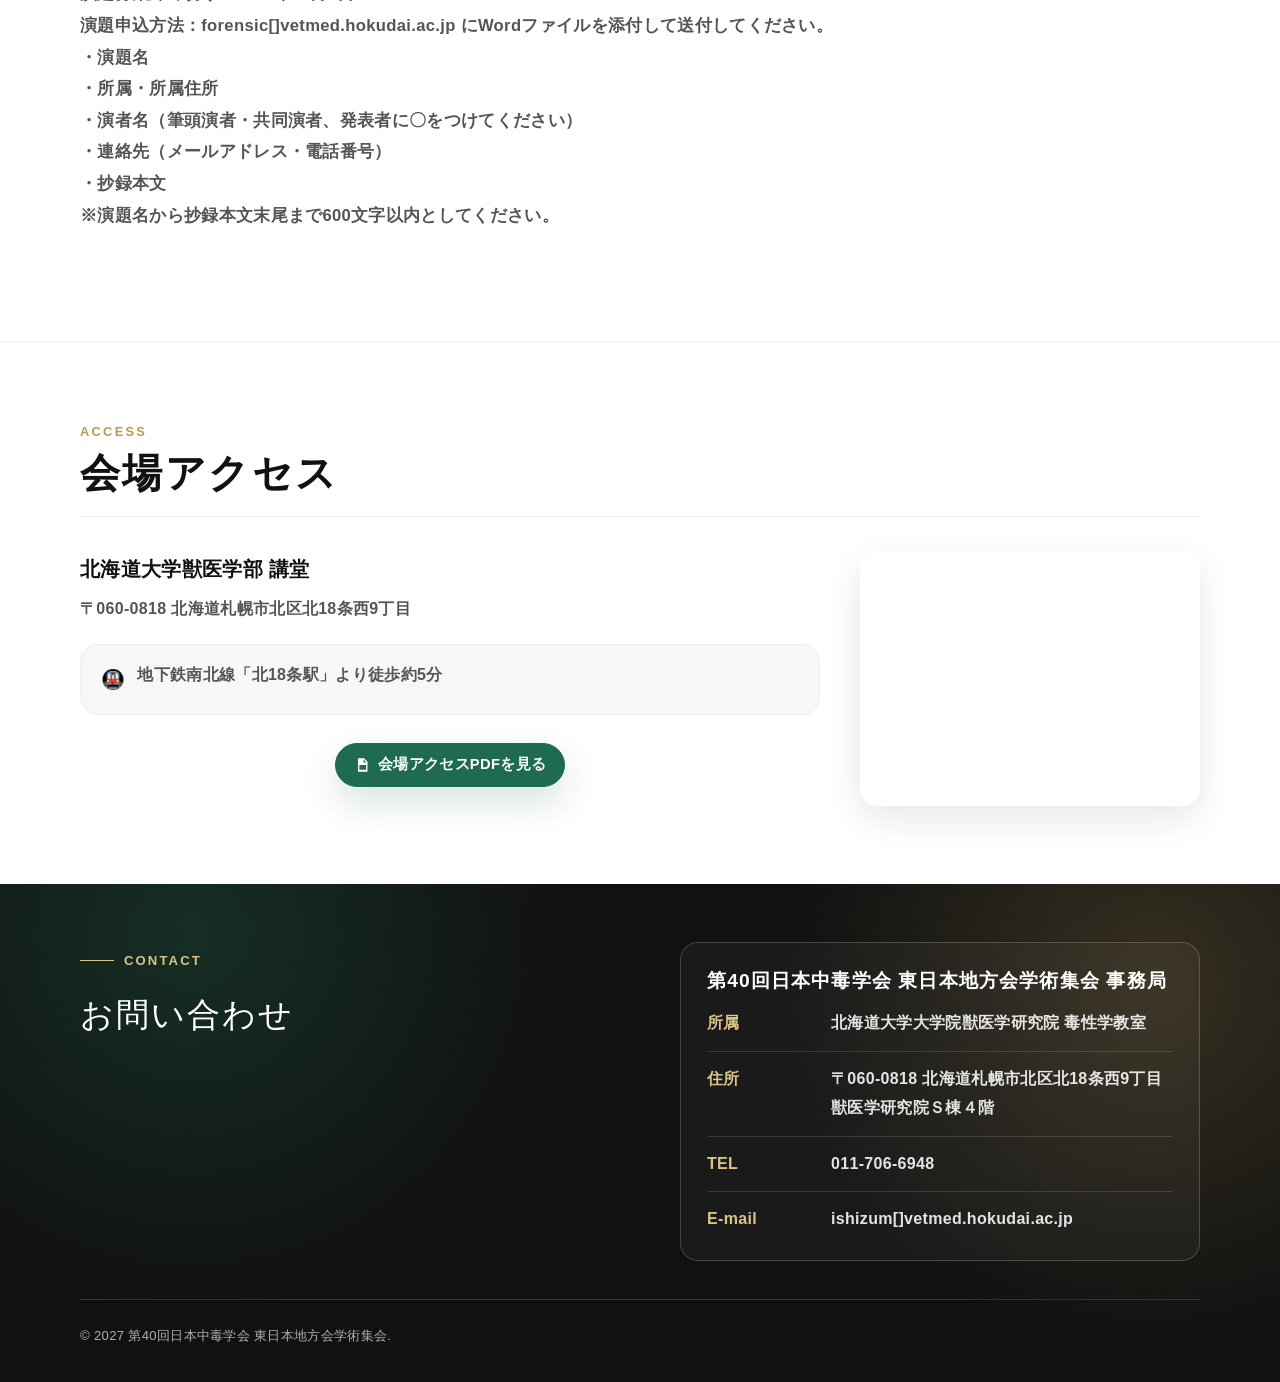
<file: jsct-east40.html>
<!doctype html>
<html lang="ja">

<head>
  <meta charset="utf-8">
  <meta name="viewport" content="width=device-width, initial-scale=1">
  <title>第40回日本中毒学会 東日本地方会学術集会</title>
  <meta name="description"
    content="第40回日本中毒学会 東日本地方会学術集会の公式ウェブサイト。2027年1月23日（土）、北海道大学大学院獣医学研究院にて対面・オンデマンド配信のハイブリッド形式で開催します。">
  <meta name="format-detection" content="telephone=no">
  <meta property="og:title" content="第40回日本中毒学会 東日本地方会学術集会">
  <meta property="og:description" content="2027年1月23日（土） 北海道大学大学院獣医学研究院｜対面・オンデマンド配信のハイブリッド形式">
  <meta property="og:type" content="website">
  <meta property="og:locale" content="ja_JP">
  <style>
    :root {
      --white: #ffffff;
      --black: #111111;
      --ink: #1f1f1f;
      --gray-900: #333333;
      --gray-700: #555555;
      --gray-500: #8a8a8a;
      --gray-300: #d9d9d9;
      --gray-200: #eeeeee;
      --gray-100: #f7f7f5;
      --green: #1f6b4f;
      --green-deep: #154835;
      --gold: #b79a56;
      --gold-soft: #d9c486;
      --shadow: 0 24px 60px rgba(17, 17, 17, 0.10);
      --radius-xl: 28px;
      --radius-lg: 18px;
      --container: min(1120px, calc(100% - 40px));
    }

    * {
      box-sizing: border-box;
    }

    html {
      scroll-behavior: smooth;
    }

    body {
      margin: 0;
      background: var(--white);
      color: var(--ink);
      font-family: -apple-system, BlinkMacSystemFont, "Helvetica Neue", "Yu Gothic", YuGothic, "Hiragino Sans", "Hiragino Kaku Gothic ProN", Meiryo, sans-serif;
      line-height: 1.8;
      letter-spacing: 0.02em;
    }

    a {
      color: inherit;
      text-decoration: none;
    }

    .skip-link {
      position: absolute;
      left: 16px;
      top: -80px;
      z-index: 100;
      display: inline-block;
      padding: 10px 16px;
      background: var(--black);
      color: var(--white);
      border-radius: 999px;
      transition: top 0.2s ease;
    }

    .skip-link:focus {
      top: 16px;
    }

    /* ========== HEADER ========== */
    .site-header {
      position: sticky;
      top: 0;
      z-index: 50;
      background: rgba(255, 255, 255, 0.94);
      border-bottom: 1px solid var(--gray-200);
      backdrop-filter: blur(18px);
    }

    .header-inner {
      width: var(--container);
      margin: 0 auto;
      min-height: 76px;
      display: flex;
      align-items: center;
      justify-content: space-between;
      gap: 24px;
    }

    .brand {
      display: flex;
      align-items: center;
      gap: 14px;
      min-width: 0;
    }

    .brand-mark {
      width: 42px;
      height: 42px;
      flex: 0 0 42px;
      border: 1px solid var(--gold);
      background:
        linear-gradient(135deg, var(--green) 0%, var(--green) 50%, var(--black) 50%, var(--black) 100%);
      border-radius: 50%;
      position: relative;
      box-shadow: inset 0 0 0 7px var(--white);
    }

    .brand-mark::after {
      content: "";
      position: absolute;
      inset: 16px 7px;
      background: var(--gold);
      border-radius: 999px;
      transform: rotate(-35deg);
    }

    .brand-text {
      display: block;
      font-size: 0.92rem;
      font-weight: 700;
      line-height: 1.35;
      letter-spacing: 0.04em;
      white-space: nowrap;
      overflow: hidden;
      text-overflow: ellipsis;
    }

    .nav-actions {
      display: flex;
      align-items: center;
      gap: 10px;
      flex: 0 0 auto;
    }

    .nav-button,
    .primary-button,
    .secondary-button {
      display: inline-flex;
      align-items: center;
      justify-content: center;
      gap: 8px;
      min-height: 44px;
      padding: 11px 18px;
      border-radius: 999px;
      border: 1px solid var(--black);
      font-size: 0.92rem;
      font-weight: 700;
      line-height: 1.2;
      transition: transform 0.2s ease, background 0.2s ease, color 0.2s ease, border-color 0.2s ease, box-shadow 0.2s ease;
    }

    .nav-button {
      background: var(--white);
      color: var(--black);
    }

    .nav-button:hover,
    .nav-button:focus-visible {
      background: var(--black);
      color: var(--white);
      transform: translateY(-1px);
      box-shadow: 0 10px 28px rgba(17, 17, 17, 0.15);
      outline: none;
    }

    .nav-button.accent {
      border-color: var(--green);
      color: var(--green-deep);
    }

    .nav-button.accent:hover,
    .nav-button.accent:focus-visible {
      background: var(--green);
      color: var(--white);
      border-color: var(--green);
    }

    /* ========== HERO ========== */
    .hero {
      position: relative;
      overflow: hidden;
      background:
        radial-gradient(circle at 14% 12%, rgba(183, 154, 86, 0.18), transparent 32%),
        radial-gradient(circle at 86% 18%, rgba(31, 107, 79, 0.14), transparent 34%),
        linear-gradient(180deg, var(--gray-100) 0%, var(--white) 72%);
      border-bottom: 1px solid var(--gray-200);
    }

    .hero::before,
    .hero::after {
      content: "";
      position: absolute;
      border-radius: 999px;
      border: 1px solid rgba(183, 154, 86, 0.50);
      pointer-events: none;
    }

    .hero::before {
      width: 540px;
      height: 540px;
      right: -230px;
      top: 72px;
    }

    .hero::after {
      width: 360px;
      height: 360px;
      left: -180px;
      bottom: -160px;
      border-color: rgba(31, 107, 79, 0.34);
    }

    .hero-inner {
      position: relative;
      width: var(--container);
      margin: 0 auto;
      padding: 92px 0 78px;
      display: grid;
      grid-template-columns: minmax(0, 1fr) 360px;
      gap: 54px;
      align-items: center;
    }

    .eyebrow {
      display: inline-flex;
      align-items: center;
      gap: 12px;
      margin: 0 0 20px;
      color: var(--green-deep);
      font-size: 0.86rem;
      font-weight: 800;
      letter-spacing: 0.16em;
      text-transform: uppercase;
    }

    .eyebrow::before {
      content: "";
      width: 44px;
      height: 1px;
      background: var(--gold);
    }

    .hero-title {
      margin: 0;
      color: var(--black);
      font-weight: 800;
      line-height: 1.18;
      letter-spacing: 0.04em;
    }

    .hero-title .count {
      display: block;
      margin-bottom: 12px;
      font-size: clamp(3.7rem, 8.5vw, 7.4rem);
      line-height: 0.86;
      letter-spacing: -0.035em;
    }

    .hero-title .name {
      display: block;
      font-size: clamp(2rem, 4.4vw, 4rem);
    }

    .hero-subtitle {
      margin: 24px 0 0;
      color: var(--gray-700);
      font-size: clamp(1.02rem, 1.9vw, 1.3rem);
      font-weight: 600;
    }

    .hero-actions {
      display: flex;
      flex-wrap: wrap;
      gap: 12px;
      margin-top: 34px;
    }

    .primary-button {
      background: var(--green);
      color: var(--white);
      border-color: var(--green);
      box-shadow: 0 16px 36px rgba(31, 107, 79, 0.18);
    }

    .primary-button:hover,
    .primary-button:focus-visible {
      background: var(--green-deep);
      border-color: var(--green-deep);
      transform: translateY(-1px);
      outline: none;
    }

    .secondary-button {
      background: var(--white);
      color: var(--black);
      border-color: var(--gold);
    }

    .secondary-button:hover,
    .secondary-button:focus-visible {
      background: var(--gold);
      color: var(--black);
      transform: translateY(-1px);
      outline: none;
    }

    .hero-panel {
      position: relative;
      background: var(--white);
      border: 1px solid var(--gray-200);
      border-radius: var(--radius-xl);
      box-shadow: var(--shadow);
      padding: 30px;
    }

    .hero-panel::before {
      content: "";
      position: absolute;
      left: 30px;
      right: 30px;
      top: 0;
      height: 5px;
      background: linear-gradient(90deg, var(--green), var(--gold));
      border-radius: 0 0 999px 999px;
    }

    .panel-label {
      margin: 0 0 18px;
      color: var(--gray-500);
      font-size: 0.82rem;
      font-weight: 800;
      letter-spacing: 0.14em;
      text-transform: uppercase;
    }

    .date-block {
      margin-bottom: 24px;
      padding-bottom: 24px;
      border-bottom: 1px solid var(--gray-200);
    }

    .date-block .year {
      display: block;
      color: var(--gray-700);
      font-size: 1.1rem;
      font-weight: 700;
      line-height: 1.1;
    }

    .date-block .date {
      display: block;
      margin-top: 4px;
      color: var(--black);
      font-size: clamp(2.6rem, 6vw, 4.1rem);
      font-weight: 800;
      line-height: 1;
      letter-spacing: -0.04em;
    }

    .date-block .weekday {
      display: inline-flex;
      align-items: center;
      justify-content: center;
      margin-top: 12px;
      padding: 3px 12px 4px;
      border: 1px solid var(--gold);
      border-radius: 999px;
      color: var(--black);
      font-size: 0.9rem;
      font-weight: 800;
    }

    .meta-list {
      display: grid;
      gap: 18px;
      margin: 0;
    }

    .meta-item {
      display: grid;
      gap: 4px;
    }

    .meta-item dt {
      color: var(--green-deep);
      font-size: 0.82rem;
      font-weight: 800;
      letter-spacing: 0.10em;
    }

    .meta-item dd {
      margin: 0;
      color: var(--black);
      font-size: 1.02rem;
      font-weight: 700;
    }

    /* ========== MAIN / SECTIONS ========== */
    main {
      background: var(--white);
    }

    .section {
      width: var(--container);
      margin: 0 auto;
      padding: 78px 0;
    }

    .section-wrapper {
      border-bottom: 1px solid var(--gray-200);
    }

    .section-wrapper:last-of-type {
      border-bottom: none;
    }

    .section-heading {
      margin-bottom: 34px;
      display: flex;
      align-items: flex-end;
      justify-content: space-between;
      gap: 28px;
      border-bottom: 1px solid var(--gray-200);
      padding-bottom: 18px;
    }

    .section-kicker {
      display: block;
      margin-bottom: 5px;
      color: var(--gold);
      font-size: 0.8rem;
      font-weight: 900;
      letter-spacing: 0.18em;
      text-transform: uppercase;
    }

    h2 {
      margin: 0;
      color: var(--black);
      font-size: clamp(1.65rem, 3.2vw, 2.5rem);
      line-height: 1.25;
      letter-spacing: 0.06em;
    }

    .section-lead {
      max-width: 560px;
      margin: 0;
      color: var(--gray-700);
      font-weight: 600;
    }

    /* ========== NEWS ========== */
    .news-list {
      display: grid;
      gap: 14px;
    }

    .news-item {
      display: grid;
      grid-template-columns: 130px 1fr;
      gap: 20px;
      align-items: baseline;
      padding: 18px 24px;
      background: var(--white);
      border: 1px solid var(--gray-200);
      border-radius: var(--radius-lg);
      box-shadow: 0 8px 24px rgba(17, 17, 17, 0.04);
    }

    .news-date {
      color: var(--gray-500);
      font-size: 0.88rem;
      font-weight: 700;
      letter-spacing: 0.06em;
      white-space: nowrap;
    }

    .news-text {
      color: var(--ink);
      font-weight: 600;
      line-height: 1.7;
    }

    /* ========== GREETINGS ========== */
    .greetings-card {
      background: var(--gray-100);
      border: 1px solid var(--gray-200);
      border-radius: var(--radius-xl);
      padding: 40px 48px;
      position: relative;
      overflow: hidden;
    }

    .greetings-card::before {
      content: "";
      position: absolute;
      left: 0;
      top: 0;
      bottom: 0;
      width: 5px;
      background: linear-gradient(180deg, var(--green), var(--gold));
      border-radius: 999px 0 0 999px;
    }

    .greetings-body {
      color: var(--gray-700);
      font-size: 1.04rem;
      font-weight: 600;
      line-height: 1.9;
      margin: 0 0 28px;
    }

    .greetings-sig {
      display: flex;
      flex-direction: column;
      gap: 4px;
      padding-top: 20px;
      border-top: 1px solid var(--gray-300);
    }

    .greetings-sig .sig-role {
      color: var(--gray-500);
      font-size: 0.86rem;
      font-weight: 700;
      letter-spacing: 0.08em;
    }

    .greetings-sig .sig-name {
      color: var(--black);
      font-size: 1.18rem;
      font-weight: 800;
      letter-spacing: 0.05em;
    }

    .greetings-sig .sig-affil {
      color: var(--gray-700);
      font-size: 0.92rem;
      font-weight: 600;
    }


    /* ========== REGISTRATION ========== */
    .registration-card {
      display: grid;
      grid-template-columns: minmax(0, 1fr) 220px;
      gap: 42px;
      align-items: center;
      padding: 40px 48px;
      background: var(--gray-100);
      border: 1px solid var(--gray-200);
      border-radius: var(--radius-xl);
      position: relative;
      overflow: hidden;
    }

    .registration-card::before {
      content: "";
      position: absolute;
      left: 0;
      top: 0;
      bottom: 0;
      width: 5px;
      background: linear-gradient(180deg, var(--gold), var(--green));
      border-radius: 999px 0 0 999px;
    }

    .registration-message {
      margin: 0;
      color: var(--black);
      font-size: clamp(1.08rem, 2vw, 1.35rem);
      font-weight: 700;
      line-height: 1.9;
    }

    .registration-message a {
      color: var(--green-deep);
      font-weight: 900;
      text-decoration: underline;
      text-decoration-color: var(--gold);
      text-decoration-thickness: 2px;
      text-underline-offset: 5px;
    }

    .registration-message a:hover,
    .registration-message a:focus-visible {
      color: var(--green);
      outline: none;
      text-decoration-thickness: 3px;
    }

    .registration-qr-wrap {
      justify-self: end;
      margin: 0;
      text-align: center;
    }

    .registration-qr-link {
      display: block;
      padding: 12px;
      background: var(--white);
      border: 1px solid var(--gray-200);
      border-radius: var(--radius-lg);
      box-shadow: 0 12px 30px rgba(17, 17, 17, 0.08);
      transition: transform 0.2s ease, box-shadow 0.2s ease;
    }

    .registration-qr-link:hover,
    .registration-qr-link:focus-visible {
      transform: translateY(-2px);
      box-shadow: 0 16px 36px rgba(17, 17, 17, 0.13);
      outline: 2px solid var(--gold);
      outline-offset: 3px;
    }

    .registration-qr {
      display: block;
      width: 190px;
      height: 190px;
      max-width: 100%;
    }

    .registration-qr-caption {
      display: block;
      margin-top: 10px;
      color: var(--gray-500);
      font-size: 0.78rem;
      font-weight: 700;
      letter-spacing: 0.04em;
    }

    /* ========== ABSTRACT SUBMISSION ========== */
    .abstract-intro {
      color: var(--gray-700);
      font-size: 1.04rem;
      font-weight: 600;
      line-height: 1.9;
      margin: 0 0 32px;
    }

    .abstract-cards {
      display: grid;
      grid-template-columns: repeat(3, minmax(0, 1fr));
      gap: 16px;
    }

    .abstract-card {
      padding: 26px 24px;
      background: var(--white);
      border: 1px solid var(--gray-200);
      border-radius: var(--radius-lg);
      box-shadow: 0 10px 28px rgba(17, 17, 17, 0.05);
      position: relative;
      overflow: hidden;
    }

    .abstract-card::after {
      content: "";
      position: absolute;
      right: -24px;
      bottom: -24px;
      width: 72px;
      height: 72px;
      border-radius: 50%;
      border: 1px solid rgba(183, 154, 86, 0.40);
    }

    .abstract-card .card-label {
      display: block;
      margin-bottom: 10px;
      color: var(--green-deep);
      font-size: 0.8rem;
      font-weight: 900;
      letter-spacing: 0.14em;
      text-transform: uppercase;
    }

    .abstract-card .card-value {
      color: var(--black);
      font-size: 1.06rem;
      font-weight: 700;
      line-height: 1.55;
      margin: 0;
    }

    .pending-badge {
      display: inline-flex;
      align-items: center;
      padding: 3px 12px;
      border: 1px solid var(--gray-300);
      border-radius: 999px;
      color: var(--gray-500);
      font-size: 0.82rem;
      font-weight: 700;
      letter-spacing: 0.06em;
    }

    /* ========== ACCESS ========== */
    .access-body {
      display: grid;
      grid-template-columns: minmax(0, 1fr) 340px;
      gap: 40px;
      align-items: start;
    }

    .venue-info {
      display: grid;
      gap: 20px;
      margin-bottom: 28px;
    }

    .venue-name {
      color: var(--black);
      font-size: 1.25rem;
      font-weight: 800;
      margin: 0 0 8px;
    }

    .venue-detail {
      color: var(--gray-700);
      font-size: 1rem;
      font-weight: 600;
      line-height: 1.8;
      margin: 0;
    }

    .venue-transport {
      display: flex;
      align-items: flex-start;
      gap: 12px;
      padding: 16px 20px;
      background: var(--gray-100);
      border-radius: var(--radius-lg);
      border: 1px solid var(--gray-200);
    }

    .venue-transport::before {
      content: "🚇";
      font-size: 1.2rem;
      flex-shrink: 0;
      margin-top: 2px;
    }

    .venue-transport p {
      margin: 0;
      color: var(--gray-700);
      font-weight: 600;
    }

    .map-container {
      position: relative;
    }

    .map-frame {
      width: 100%;
      aspect-ratio: 4 / 3;
      border: 0;
      border-radius: var(--radius-lg);
      box-shadow: 0 12px 36px rgba(17, 17, 17, 0.10);
      display: block;
    }

    .map-link-wrap {
      margin-top: 14px;
      text-align: center;
    }

    /* ========== NOTICE AREA ========== */
    .notice-area {
      background: var(--gray-100);
      border-top: 1px solid var(--gray-200);
      border-bottom: 1px solid var(--gray-200);
    }

    .notice-card {
      display: grid;
      grid-template-columns: 1fr auto;
      gap: 28px;
      align-items: center;
      padding: 30px;
      background: var(--white);
      border: 1px solid var(--gray-200);
      border-radius: var(--radius-xl);
      box-shadow: 0 18px 44px rgba(17, 17, 17, 0.06);
    }

    .notice-card h3 {
      margin: 0 0 8px;
      font-size: 1.25rem;
      line-height: 1.4;
      letter-spacing: 0.05em;
    }

    .notice-card p {
      margin: 0;
      color: var(--gray-700);
      font-weight: 600;
    }

    .pdf-links {
      display: flex;
      flex-wrap: wrap;
      gap: 12px;
      justify-content: flex-end;
    }

    .pdf-icon {
      width: 1.1em;
      height: 1.1em;
      flex: 0 0 auto;
    }

    /* ========== FOOTER ========== */
    .site-footer {
      background: var(--black);
      color: var(--white);
      position: relative;
      overflow: hidden;
    }

    .site-footer::before {
      content: "";
      position: absolute;
      inset: 0;
      background:
        radial-gradient(circle at 15% 10%, rgba(31, 107, 79, 0.32), transparent 32%),
        radial-gradient(circle at 90% 20%, rgba(183, 154, 86, 0.22), transparent 30%);
      pointer-events: none;
    }

    .footer-inner {
      position: relative;
      width: var(--container);
      margin: 0 auto;
      padding: 58px 0 34px;
    }

    .footer-grid {
      display: grid;
      grid-template-columns: minmax(0, 1fr) minmax(300px, 520px);
      gap: 42px;
      align-items: start;
    }

    .footer-title {
      margin: 0;
      font-size: clamp(1.45rem, 3vw, 2.05rem);
      line-height: 1.45;
      letter-spacing: 0.06em;
    }

    .footer-badge {
      display: inline-flex;
      align-items: center;
      gap: 10px;
      margin-bottom: 18px;
      color: var(--gold-soft);
      font-size: 0.82rem;
      font-weight: 900;
      letter-spacing: 0.16em;
      text-transform: uppercase;
    }

    .footer-badge::before {
      content: "";
      width: 34px;
      height: 1px;
      background: var(--gold-soft);
    }

    .contact-box {
      padding: 26px;
      border: 1px solid rgba(255, 255, 255, 0.18);
      border-radius: var(--radius-lg);
      background: rgba(255, 255, 255, 0.04);
    }

    .contact-box h2 {
      color: var(--white);
      margin-bottom: 16px;
      font-size: 1.2rem;
    }

    .contact-list {
      display: grid;
      gap: 13px;
      margin: 0;
    }

    .contact-list div {
      display: grid;
      grid-template-columns: 7em 1fr;
      gap: 12px;
      border-top: 1px solid rgba(255, 255, 255, 0.13);
      padding-top: 13px;
    }

    .contact-list div:first-child {
      border-top: 0;
      padding-top: 0;
    }

    .contact-list dt {
      color: var(--gold-soft);
      font-weight: 800;
    }

    .contact-list dd {
      margin: 0;
      color: rgba(255, 255, 255, 0.88);
      font-weight: 600;
    }

    .copyright {
      margin: 38px 0 0;
      padding-top: 24px;
      border-top: 1px solid rgba(255, 255, 255, 0.14);
      color: rgba(255, 255, 255, 0.66);
      font-size: 0.82rem;
    }

    /* ========== RESPONSIVE ========== */
    @media (max-width: 920px) {
      .header-inner {
        min-height: auto;
        padding: 14px 0;
        align-items: flex-start;
        flex-direction: column;
      }

      .brand-text {
        white-space: normal;
      }

      .nav-actions {
        width: 100%;
      }

      .nav-button {
        flex: 1 1 0;
      }

      .hero-inner {
        grid-template-columns: 1fr;
        padding: 64px 0 58px;
      }

      .hero-panel {
        max-width: 620px;
      }

      .section-heading,
      .notice-card,
      .footer-grid {
        grid-template-columns: 1fr;
      }

      .abstract-cards {
        grid-template-columns: 1fr;
      }

      .access-body {
        grid-template-columns: 1fr;
      }

      .registration-card {
        grid-template-columns: 1fr;
      }

      .registration-qr-wrap {
        justify-self: start;
      }

      .pdf-links {
        justify-content: flex-start;
      }
    }

    @media (max-width: 640px) {
      :root {
        --container: min(100% - 28px, 1120px);
      }

      body {
        line-height: 1.72;
      }

      .brand-mark {
        width: 36px;
        height: 36px;
        flex-basis: 36px;
        box-shadow: inset 0 0 0 6px var(--white);
      }

      .brand-text {
        font-size: 0.82rem;
      }

      .nav-actions {
        display: grid;
        grid-template-columns: 1fr;
        gap: 8px;
      }

      .nav-button,
      .primary-button,
      .secondary-button {
        width: 100%;
        padding-left: 14px;
        padding-right: 14px;
      }

      .hero-inner {
        gap: 32px;
        padding-top: 48px;
      }

      .hero-title .count {
        font-size: clamp(3.1rem, 18vw, 5.4rem);
      }

      .hero-actions {
        display: grid;
      }

      .hero-panel,
      .notice-card,
      .contact-box {
        border-radius: 18px;
      }

      .section {
        padding: 56px 0;
      }

      .greetings-card {
        padding: 28px 24px 28px 30px;
      }

      .registration-card {
        padding: 28px 24px 28px 30px;
        gap: 28px;
      }

      .registration-qr-wrap {
        justify-self: center;
      }

      .registration-qr {
        width: 170px;
        height: 170px;
      }

      .abstract-cards {
        grid-template-columns: 1fr;
      }

      .access-body {
        grid-template-columns: 1fr;
      }

      .news-item {
        grid-template-columns: 1fr;
        gap: 4px;
      }

      .contact-list div {
        grid-template-columns: 1fr;
        gap: 3px;
      }
    }
  </style>
</head>

<body>
  <a class="skip-link" href="#main">本文へ移動</a>

  <!-- ========== HEADER ========== -->
  <header class="site-header" aria-label="サイトヘッダー">
    <div class="header-inner">
      <a class="brand" href="#top" aria-label="トップへ戻る">
        <span class="brand-mark" aria-hidden="true"></span>
        <span class="brand-text">第40回日本中毒学会 東日本地方会学術集会</span>
      </a>

      <nav class="nav-actions" aria-label="資料へのリンク">
        <a class="nav-button accent" href="#news" target="_blank" rel="noopener">
          <svg class="pdf-icon" viewBox="0 0 24 24" aria-hidden="true">
            <path fill="currentColor" d="M6 2h9l5 5v15H6V2Zm8 1.8V8h4.2L14 3.8ZM8 12v7h10v-7H8Z" />
          </svg>
          新着情報
        </a>
        <a class="nav-button accent" href="#registration" target="_blank" rel="noopener">
          <svg class="pdf-icon" viewBox="0 0 24 24" aria-hidden="true">
            <path fill="currentColor" d="M7 3h10a2 2 0 0 1 2 2v14a2 2 0 0 1-2 2H7a2 2 0 0 1-2-2V5a2 2 0 0 1 2-2Zm2 4v2h6V7H9Zm0 4v2h6v-2H9Zm0 4v2h4v-2H9Z" />
          </svg>
          参加登録
        </a>
        <a class="nav-button accent" href="#abstract" target="_blank" rel="noopener">
          <svg class="pdf-icon" viewBox="0 0 24 24" aria-hidden="true">
            <path fill="currentColor" d="M6 2h9l5 5v15H6V2Zm8 1.8V8h4.2L14 3.8ZM8 12v7h10v-7H8Z" />
          </svg>
          演題募集
        </a>
        <!-- <a class="nav-button accent" href="pdf/timetable.pdf" target="_blank" rel="noopener">
          <svg class="pdf-icon" viewBox="0 0 24 24" aria-hidden="true">
            <path fill="currentColor" d="M6 2h9l5 5v15H6V2Zm8 1.8V8h4.2L14 3.8ZM8 12v7h10v-7H8Z" />
          </svg>
          タイムテーブル
        </a> -->
        <a class="nav-button" href="#access" target="_blank" rel="noopener">
          <svg class="pdf-icon" viewBox="0 0 24 24" aria-hidden="true">
            <path fill="currentColor"
              d="M12 2a7 7 0 0 0-7 7c0 5.2 7 13 7 13s7-7.8 7-13a7 7 0 0 0-7-7Zm0 9.5A2.5 2.5 0 1 1 12 6a2.5 2.5 0 0 1 0 5.5Z" />
          </svg>
          会場アクセス
        </a>
      </nav>
    </div>
  </header>

  <!-- ========== MAIN ========== -->
  <main id="main">

    <!-- HERO -->
    <section class="hero" id="top" aria-labelledby="page-title">
      <div class="hero-inner">
        <div>
          <p class="eyebrow">Hybrid Meeting in Hokkaido University</p>
          <h1 class="hero-title" id="page-title">
            <span class="count">第40回</span>
            <span class="name">日本中毒学会<br>東日本地方会学術集会</span>
          </h1>
          <p class="hero-subtitle">北海道大学大学院獣医学研究院にて、対面・オンデマンド配信のハイブリッド形式で開催します。</p>
        </div>

        <aside class="hero-panel" aria-label="開催概要サマリー">
          <p class="panel-label">Meeting Information</p>
          <div class="date-block">
            <span class="year">2027</span>
            <span class="date">1.23</span>
            <span class="weekday">土曜日</span>
          </div>
          <dl class="meta-list">
            <div class="meta-item">
              <dt>会場</dt>
              <dd>北海道大学獣医学部 講堂</dd>
            </div>
            <div class="meta-item">
              <dt>開催形式</dt>
              <dd>対面・オンデマンド配信<br>ハイブリッド形式</dd>
            </div>
            <div class="meta-item">
              <dt>会長</dt>
              <dd>石塚 真由美<br><span style="font-size:0.9rem;color:var(--gray-700);font-weight:700;">北海道大学大学院 獣医学研究院
                  毒性学教室</span></dd>
            </div>
          </dl>
        </aside>
      </div>
    </section>

    <!-- 1. GREETINGS / 会長挨拶 -->
    <div class="section-wrapper">
      <section class="section" id="greetings" aria-labelledby="greetings-title">
        <div class="section-heading">
          <div>
            <span class="section-kicker">Greetings</span>
            <h2 id="greetings-title">会長挨拶</h2>
          </div>
        </div>

        <div class="greetings-card">
          <p class="greetings-body">
            このたび、第40回日本中毒学会東日本地方会を2027年1月23日（土）に北海道大学大学院獣学研究院講堂にて
            開催させていただくこととなりました。歴史ある本地方会を北海道大学で開催できますことを大変光栄に存じます。<br>
          </p>
          <p class="greetings-body">
            近年、中毒学を取り巻く課題は大きく変化しています。医薬品や化学物質による健康被害に加え、薬物乱用、環境汚染、
            食品安全、動物や野生生物における中毒事例など、人・動物・環境の健康が複雑に関わる課題が顕在化しています。
            これらの問題は単一の専門分野のみで解決できるものではなく、
            医学、薬学、獣医学、法医学、環境科学など多様な分野の連携がこれまで以上に求められています。<br>
          </p>
          <p class="greetings-body">
            そこで本大会では、「One Healthと中毒」をテーマに掲げました。One Healthは、人の健康、動物の健康、
            環境の健全性を一体として捉える考え方であり、近年の国際的な保健・医療・環境政策において重要な概念となっています。
            中毒学はまさにこのOne Healthを体現する学問分野の一つであり、人のみならず伴侶動物、産業動物、野生動物、
            さらには生態系全体への化学物質の影響を理解するうえで重要な役割を担っています。<br>
          </p>
          <p class="greetings-body">
            本大会では、臨床中毒、救急医療、法医学、法獣医学、環境毒性学、分析化学など幅広い分野の研究者・実務家が集い、
            学際的な視点から議論を深めたいと考えております。また、若手研究者や学生にも積極的に参加いただき、
            次世代の中毒学を担う人材育成の場となることを期待しております。<br>
          </p>
           <p class="greetings-body">
            北海道大学は札幌市の中心部に位置しながら豊かな自然環境に囲まれたキャンパスを有しております。
            冬の北海道ではありますが、活発な学術交流とともに札幌ならではの魅力も感じていただければ幸いです。<br>
            多くの皆様のご参加を心よりお待ち申し上げております。<br>
          </p>
          <div class="greetings-sig">
            <span class="sig-role">第40回日本中毒学会東日本地方会</span>
            <span class="sig-name">会長　石塚 真由美</span>
            <span class="sig-affil">北海道大学大学院獣医学研究院 毒性学教室 教授</span>
          </div>
        </div>
      </section>
    </div>

    <!-- 2. NEWS / 新着情報 -->
    <div class="section-wrapper">
      <section class="section" id="news" aria-labelledby="news-title">
        <div class="section-heading">
          <div>
            <span class="section-kicker">News</span>
            <h2 id="news-title">新着情報</h2>
          </div>
        </div>

        <div class="news-list">
          <div class="news-item">
            <span class="news-date">2026.08.07</span>
            <span class="news-text">会長挨拶と参加登録を更新しました。</span>
          </div>
        </div>
        
        <div class="news-list">
          <div class="news-item">
            <span class="news-date">2026.06.07</span>
            <span class="news-text">第40回日本中毒学会東日本地方会学術集会のウェブサイトを公開しました。</span>
          </div>
        </div>
      </section>
    </div>

    <!-- 3. REGISTRATION / 参加登録 -->
    <div class="section-wrapper">
      <section class="section" id="registration" aria-labelledby="registration-title">
        <div class="section-heading">
          <div>
            <span class="section-kicker">Registration</span>
            <h2 id="registration-title">参加登録</h2>
          </div>
        </div>

        <div class="registration-card">
          <p class="registration-message">
            参加登録は<a href="https://eventpay.jp/event_info?shop_code=5828840580681023&amp;EventCode=P673640075" target="_blank" rel="noopener noreferrer">ここ</a>からお願いいたします。
          </p>
          <figure class="registration-qr-wrap">
            <a class="registration-qr-link" href="https://eventpay.jp/event_info?shop_code=5828840580681023&amp;EventCode=P673640075" target="_blank" rel="noopener noreferrer"
              aria-label="参加登録ページを新しいタブで開く">
              <img class="registration-qr" src="eventpay_registration_qr.png" alt="参加登録ページのQRコード" width="190" height="190">
            </a>
            <figcaption class="registration-qr-caption">QRコードからも参加登録できます</figcaption>
          </figure>
        </div>
      </section>
    </div>

    <!-- 4. ABSTRACT SUBMISSION / 演題募集 -->
    <div class="section-wrapper">
      <section class="section" id="abstract" aria-labelledby="abstract-title">
        <div class="section-heading">
          <div>
            <span class="section-kicker">Abstract Submission</span>
            <h2 id="abstract-title">演題募集</h2>
          </div>
        </div>

        <p class="abstract-intro">
          演題募集締め切り：2026年12月3日<br>
          演題申込方法：forensic[]vetmed.hokudai.ac.jp にWordファイルを添付して送付してください。<br>
         ・演題名<br>
         ・所属・所属住所<br>
         ・演者名（筆頭演者・共同演者、発表者に〇をつけてください）<br>
         ・連絡先（メールアドレス・電話番号）<br>
         ・抄録本文<br>
         ※演題名から抄録本文末尾まで600文字以内としてください。<br>
        </p>

        <!-- 許可が出るまで非表示
        <div class="abstract-cards">
          <div class="abstract-card">
            <span class="card-label">募集期間</span>
            <p class="card-value"><span class="pending-badge">準備中</span></p>
          </div>
          <div class="abstract-card">
            <span class="card-label">発表形式</span>
            <p class="card-value"><span class="pending-badge">準備中</span></p>
          </div>
          <div class="abstract-card">
            <span class="card-label">応募資格</span>
            <p class="card-value"><span class="pending-badge">準備中</span></p>
          </div>
        </div>
        -->
      </section>
    </div>

    <!-- 5. ACCESS / 会場アクセス -->
    <div class="section-wrapper">
      <section class="section" id="access" aria-labelledby="access-title">
        <div class="section-heading">
          <div>
            <span class="section-kicker">Access</span>
            <h2 id="access-title">会場アクセス</h2>
          </div>
        </div>

        <div class="access-body">
          <div>
            <div class="venue-info">
              <div>
                <p class="venue-name">北海道大学獣医学部 講堂</p>
                <p class="venue-detail">〒060-0818 北海道札幌市北区北18条西9丁目</p>
              </div>
              <div class="venue-transport">
                <p>地下鉄南北線「北18条駅」より徒歩約5分</p>
              </div>
            </div>
            <div class="map-link-wrap">
              <a class="primary-button" href="pdf/access.pdf" target="_blank" rel="noopener">
                <svg class="pdf-icon" viewBox="0 0 24 24" aria-hidden="true">
                  <path fill="currentColor" d="M6 2h9l5 5v15H6V2Zm8 1.8V8h4.2L14 3.8ZM8 12v7h10v-7H8Z" />
                </svg>
                会場アクセスPDFを見る
              </a>
            </div>
          </div>

          <div class="map-container">
            <iframe class="map-frame" src="https://www.google.com/maps?q=北海道大学獣医学部+講堂&amp;output=embed"
              title="北海道大学獣医学部 講堂の地図" loading="lazy" referrerpolicy="no-referrer-when-downgrade" allowfullscreen>
            </iframe>
          </div>
        </div>
      </section>
    </div>

  </main>

  <!-- ========== FOOTER ========== -->
  <footer class="site-footer" aria-labelledby="contact-title">
    <div class="footer-inner">
      <div class="footer-grid">
        <div>
          <span class="footer-badge">Contact</span>
          <p class="footer-title">お問い合わせ</p>
        </div>

        <div class="contact-box">
          <h2 id="contact-title">第40回日本中毒学会 東日本地方会学術集会 事務局</h2>
          <dl class="contact-list">
            <div>
              <dt>所属</dt>
              <dd>北海道大学大学院獣医学研究院 毒性学教室</dd>
            </div>
            <div>
              <dt>住所</dt>
              <dd>〒060-0818 北海道札幌市北区北18条西9丁目<br>獣医学研究院Ｓ棟４階</dd>
            </div>
            <div>
              <dt>TEL</dt>
              <dd>011-706-6948</dd>
            </div>
            <div>
              <dt>E-mail</dt>
              <dd>ishizum[]vetmed.hokudai.ac.jp</dd>
            </div>
          </dl>
        </div>
      </div>
      <p class="copyright">© 2027 第40回日本中毒学会 東日本地方会学術集会.</p>
    </div>
  </footer>

</body>

</html>
</file>
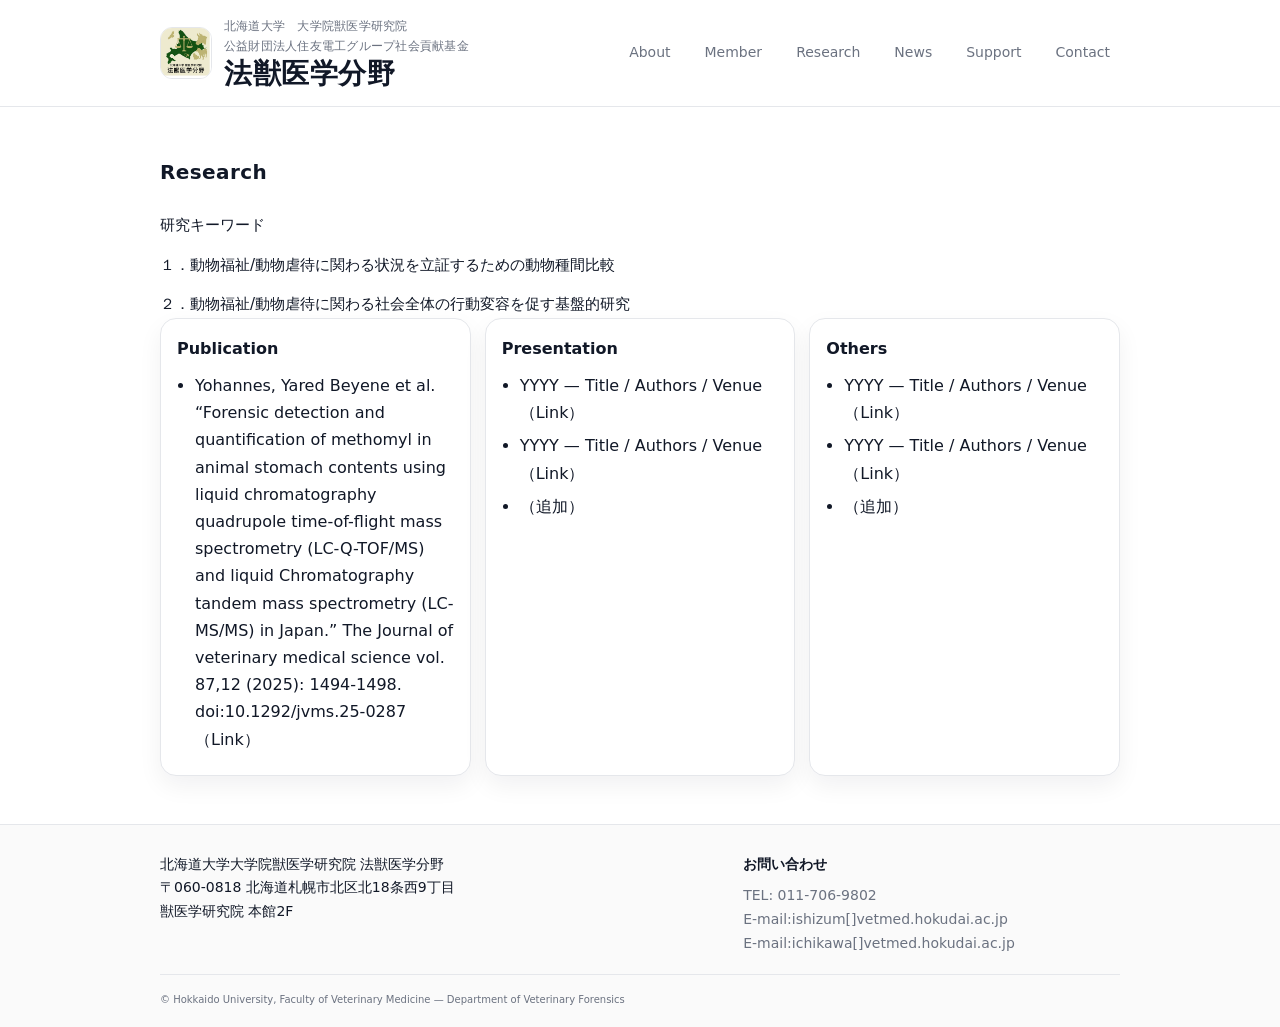
<file: research.html>
<!doctype html>
<html lang="ja">

<head>
    <meta charset="utf-8" />
    <meta name="viewport" content="width=device-width, initial-scale=1" />

    <title>Research | 北海道大学 大学院獣医学研究院 法獣医学分野</title>
    <meta name="description" content="北海道大学 大学院獣医学研究院 法獣医学分野：Research（Publication / Presentation / Others）。" />

    <meta property="og:type" content="website" />
    <meta property="og:title" content="Research | 北海道大学 大学院獣医学研究院 法獣医学分野" />
    <meta property="og:description" content="Publication / Presentation / Others" />
    <meta property="og:locale" content="ja_JP" />

    <link rel="stylesheet" href="style.css" />
</head>

<body>
    <a class="skip-link" href="#main">本文へ</a>

    <header class="site-header">
        <div class="container header-inner">
            <div class="brand">
                <div class="brand-row">
                    <img class="brand-mark" src="assets/logo-square.png" alt="法獣医学分野 ロゴ" width="52" height="52"
                        loading="eager" />
                    <div class="brand-text">
                        <p class="brand-subtitle">北海道大学　大学院獣医学研究院</p>
                        <p class="brand-subtitle">公益財団法人住友電工グループ社会貢献基金</p>
                        <h1 class="brand-title">法獣医学分野</h1>
                    </div>
                </div>
            </div>

            <nav class="site-nav" aria-label="主要ナビゲーション">
                <a href="index.html#about">About</a>
                <a href="index.html#members">Member</a>
                <a href="research.html" aria-current="page">Research</a>
                <a href="index.html#news">News</a>
                <a href="index.html#support">Support</a>
                <a href="index.html#footer">Contact</a>
            </nav>
        </div>
    </header>

    <main id="main">
        <section class="section" aria-labelledby="research-title">
            <div class="container">
                <div class="section-head">
                    <h2 id="research-title" class="section-title">Research</h2>
                </div>

                <div class="prose">
                    <p>研究キーワード</p>
                    <p>１．動物福祉/動物虐待に関わる状況を立証するための動物種間比較</p>
                    <p>２．動物福祉/動物虐待に関わる社会全体の行動変容を促す基盤的研究</p>
                </div>

                <div class="card-grid">
                    <article class="card">
                        <h3 class="card-title">Publication</h3>
                        <ul class="bullet-list">
                            <li>Yohannes, Yared Beyene et al. “Forensic detection and quantification of methomyl in animal stomach contents using liquid chromatography quadrupole time-of-flight mass spectrometry (LC-Q-TOF/MS) and liquid Chromatography tandem mass spectrometry (LC-MS/MS) in Japan.” The Journal of veterinary medical science vol. 87,12 (2025): 1494-1498. doi:10.1292/jvms.25-0287（<a href="https://www.jstage.jst.go.jp/article/jvms/87/12/87_25-0287/_article" target="_blank" rel="noopener">Link</a>）</li>
                        </ul>
                    </article>

                    <article class="card">
                        <h3 class="card-title">Presentation</h3>
                        <ul class="bullet-list">
                            <li>YYYY — Title / Authors / Venue（<a href="#" target="_blank" rel="noopener">Link</a>）</li>
                            <li>YYYY — Title / Authors / Venue（<a href="#" target="_blank" rel="noopener">Link</a>）</li>
                            <li>（追加）</li>
                        </ul>
                    </article>

                    <article class="card">
                        <h3 class="card-title">Others</h3>
                        <ul class="bullet-list">
                            <li>YYYY — Title / Authors / Venue（<a href="#" target="_blank" rel="noopener">Link</a>）</li>
                            <li>YYYY — Title / Authors / Venue（<a href="#" target="_blank" rel="noopener">Link</a>）</li>
                            <li>（追加）</li>
                        </ul>
                    </article>
                </div>
            </div>
        </section>
    </main>

    <footer id="footer" class="site-footer">
        <div class="container footer-inner">
            <div class="footer-block">
                <address class="footer-address">
                    北海道大学大学院獣医学研究院 法獣医学分野<br />
                    〒060-0818 北海道札幌市北区北18条西9丁目<br />
                    獣医学研究院 本館2F
                </address>
            </div>

            <div class="footer-block">
                <h2 class="footer-title">お問い合わせ</h2>
                <p class="footer-muted">TEL: 011-706-9802</p>
                <p class="footer-muted">E-mail:ishizum[]vetmed.hokudai.ac.jp</p>
                <p class="footer-muted">E-mail:ichikawa[]vetmed.hokudai.ac.jp</p>
            </div>
        </div>

        <div class="container footer-bottom">
            <small>© Hokkaido University, Faculty of Veterinary Medicine — Department of Veterinary Forensics</small>
        </div>
    </footer>
</body>

</html>
</file>
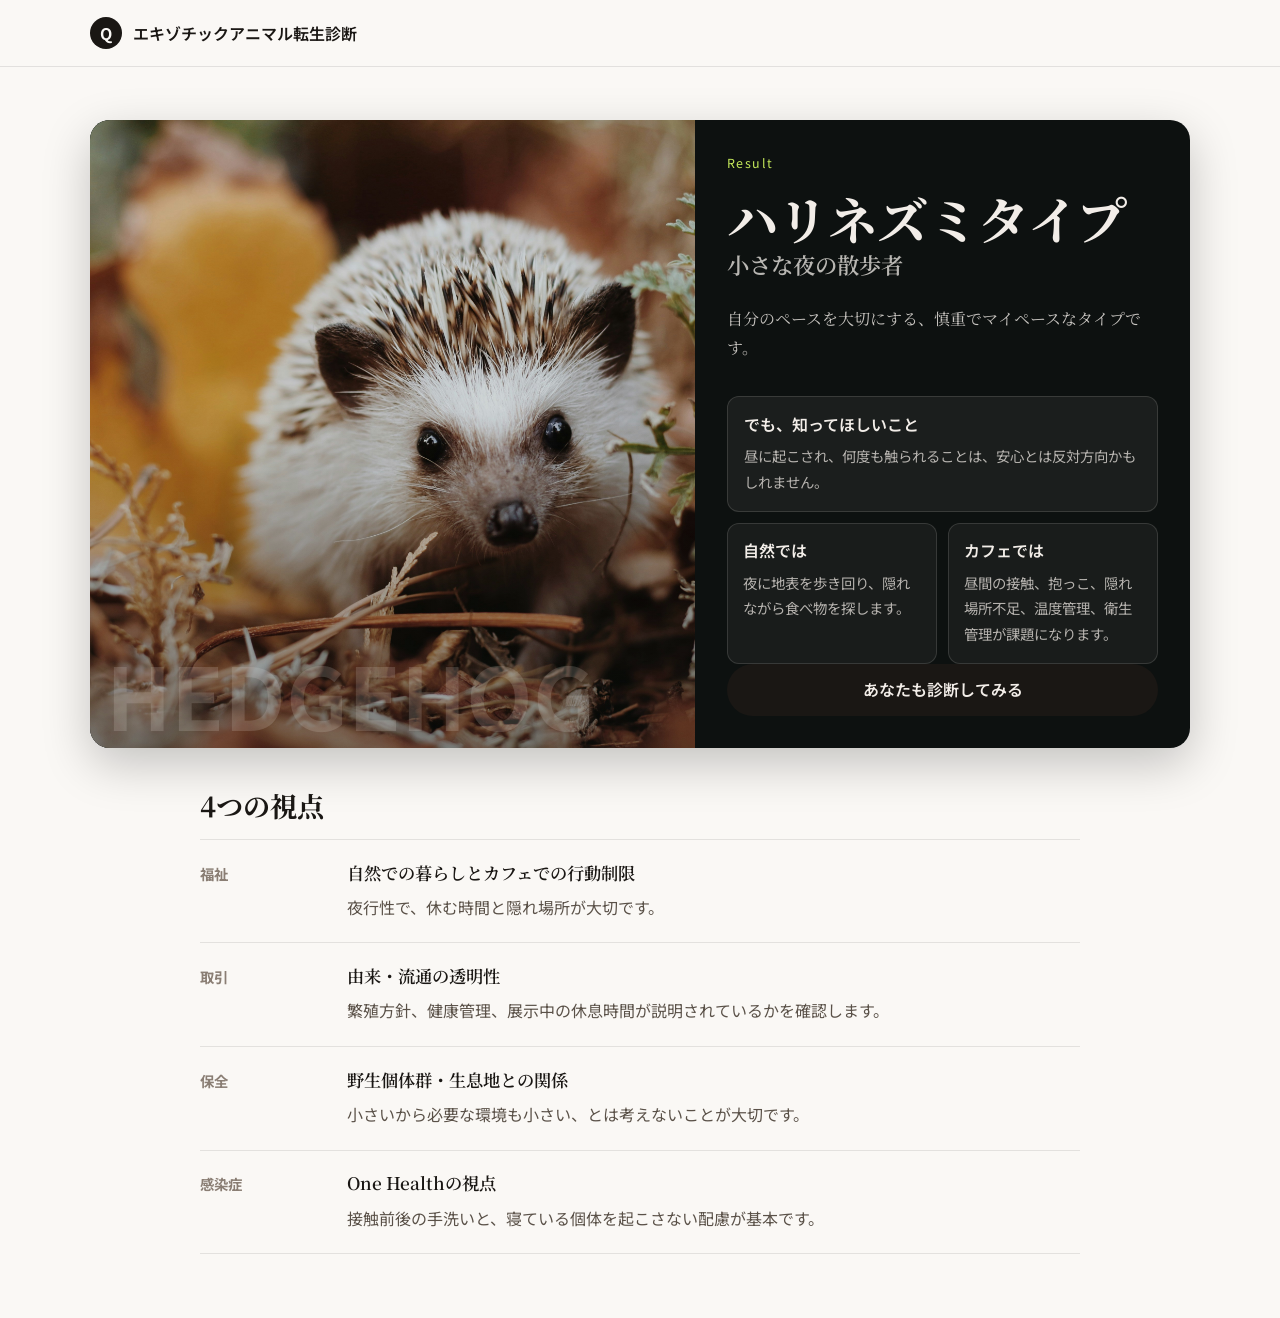
<file: result-hedgehog.html>
<!doctype html>
<html lang="ja">
<head>
  <meta charset="utf-8">
  <meta name="viewport" content="width=device-width, initial-scale=1">
  <title>ハリネズミタイプ | エキゾチックアニマル転生診断</title>
  <meta name="description" content="私はハリネズミタイプでした。かわいいだけじゃない、エキゾチックアニマルカフェの動物福祉のお話。">
  <meta property="og:site_name" content="エキゾチックアニマル転生診断">
  <meta property="og:title" content="ハリネズミタイプ | エキゾチックアニマル転生診断">
  <meta property="og:description" content="私はハリネズミタイプでした。かわいいだけじゃない、エキゾチックアニマルカフェの動物福祉のお話。">
  <meta property="og:type" content="website">
  <meta property="og:url" content="https://forensics-vetmed-hokudai.github.io/website/result-hedgehog.html">
  <meta property="og:image" content="https://forensics-vetmed-hokudai.github.io/website/assets/img/ogp/ogp-hedgehog.webp">
  <meta property="og:locale" content="ja_JP">
  <meta name="twitter:card" content="summary_large_image">
  <meta name="twitter:title" content="ハリネズミタイプ | エキゾチックアニマル転生診断">
  <meta name="twitter:description" content="かわいいだけじゃない、エキゾチックアニマルカフェの動物福祉のお話。">
  <meta name="twitter:image" content="https://forensics-vetmed-hokudai.github.io/website/assets/img/ogp/ogp-hedgehog.webp">
  <link rel="canonical" href="https://forensics-vetmed-hokudai.github.io/website/result-hedgehog.html">
  <link rel="preconnect" href="https://fonts.googleapis.com">
  <link rel="preconnect" href="https://fonts.gstatic.com" crossorigin>
  <link href="https://fonts.googleapis.com/css2?family=Noto+Serif+JP:wght@500;700;900&family=Noto+Sans+JP:wght@400;500;700;900&display=swap" rel="stylesheet">
  <link rel="stylesheet" href="assets/css/style.css">
</head>
<body>
  <header class="site-header"><div class="site-header-inner"><a class="site-logo" href="questionnaire_exoticanimalcafe.html"><span class="site-logo-mark">Q</span><span>エキゾチックアニマル転生診断</span></a></div></header>
  <main class="page-shell">
    <section class="result-section"><article class="result-card result-card--wild"><div class="result-visual"><img src="assets/img/animals/hedgehog.webp" alt="ハリネズミ" class="result-photo" onerror="this.closest('.result-visual').classList.add('is-missing-image'); this.remove();"><div class="result-visual-fallback">HEDGEHOG</div></div><div class="result-body"><p class="eyebrow">Result</p><h1>ハリネズミタイプ</h1><h2>小さな夜の散歩者</h2><p class="lead">自分のペースを大切にする、慎重でマイペースなタイプです。</p><div class="quiet-block"><h3>でも、知ってほしいこと</h3><p>昼に起こされ、何度も触られることは、安心とは反対方向かもしれません。</p></div><div class="two-column"><div><h3>自然では</h3><p>夜に地表を歩き回り、隠れながら食べ物を探します。</p></div><div><h3>カフェでは</h3><p>昼間の接触、抱っこ、隠れ場所不足、温度管理、衛生管理が課題になります。</p></div></div><a class="primary-link-button" href="questionnaire_exoticanimalcafe.html">あなたも診断してみる</a></div></article></section>
    <section class="detail-section"><h2>4つの視点</h2><div class="detail-grid"><article class="detail-card"><p class="detail-label">福祉</p><div><h3>自然での暮らしとカフェでの行動制限</h3><p>夜行性で、休む時間と隠れ場所が大切です。</p></div></article><article class="detail-card"><p class="detail-label">取引</p><div><h3>由来・流通の透明性</h3><p>繁殖方針、健康管理、展示中の休息時間が説明されているかを確認します。</p></div></article><article class="detail-card"><p class="detail-label">保全</p><div><h3>野生個体群・生息地との関係</h3><p>小さいから必要な環境も小さい、とは考えないことが大切です。</p></div></article><article class="detail-card"><p class="detail-label">感染症</p><div><h3>One Healthの視点</h3><p>接触前後の手洗いと、寝ている個体を起こさない配慮が基本です。</p></div></article></div></section>
  </main>
</body>
</html>
</file>
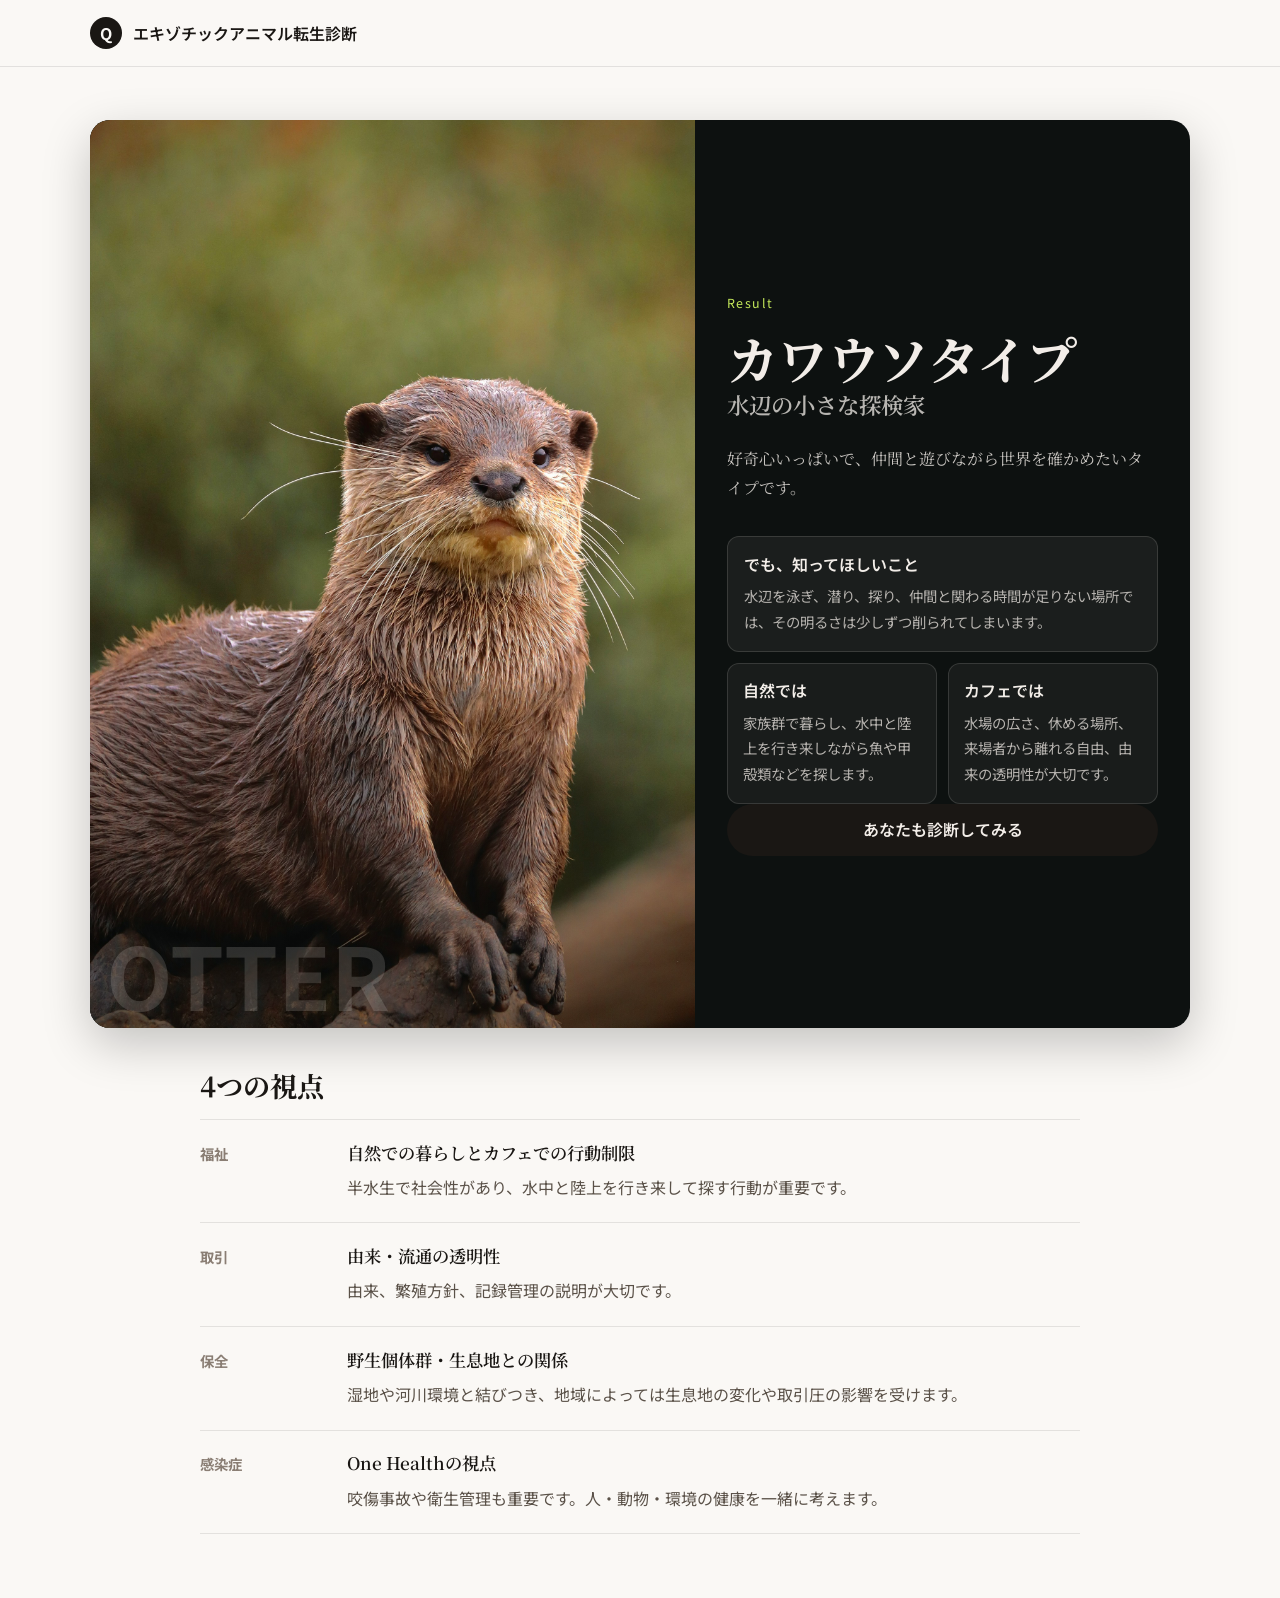
<file: result-otter.html>
<!doctype html>
<html lang="ja">
<head>
  <meta charset="utf-8">
  <meta name="viewport" content="width=device-width, initial-scale=1">
  <title>カワウソタイプ | エキゾチックアニマル転生診断</title>
  <meta name="description" content="私はカワウソタイプでした。かわいいだけじゃない、エキゾチックアニマルカフェの動物福祉のお話。">
  <meta property="og:site_name" content="エキゾチックアニマル転生診断">
  <meta property="og:title" content="カワウソタイプ | エキゾチックアニマル転生診断">
  <meta property="og:description" content="私はカワウソタイプでした。かわいいだけじゃない、エキゾチックアニマルカフェの動物福祉のお話。">
  <meta property="og:type" content="website">
  <meta property="og:url" content="https://forensics-vetmed-hokudai.github.io/website/result-otter.html">
  <meta property="og:image" content="https://forensics-vetmed-hokudai.github.io/website/assets/img/ogp/ogp-otter.webp">
  <meta property="og:locale" content="ja_JP">
  <meta name="twitter:card" content="summary_large_image">
  <meta name="twitter:title" content="カワウソタイプ | エキゾチックアニマル転生診断">
  <meta name="twitter:description" content="かわいいだけじゃない、エキゾチックアニマルカフェの動物福祉のお話。">
  <meta name="twitter:image" content="https://forensics-vetmed-hokudai.github.io/website/assets/img/ogp/ogp-otter.webp">
  <link rel="canonical" href="https://forensics-vetmed-hokudai.github.io/website/result-otter.html">
  <link rel="preconnect" href="https://fonts.googleapis.com">
  <link rel="preconnect" href="https://fonts.gstatic.com" crossorigin>
  <link href="https://fonts.googleapis.com/css2?family=Noto+Serif+JP:wght@500;700;900&family=Noto+Sans+JP:wght@400;500;700;900&display=swap" rel="stylesheet">
  <link rel="stylesheet" href="assets/css/style.css">
</head>
<body>
  <header class="site-header"><div class="site-header-inner"><a class="site-logo" href="questionnaire_exoticanimalcafe.html"><span class="site-logo-mark">Q</span><span>エキゾチックアニマル転生診断</span></a></div></header>
  <main class="page-shell">
    <section class="result-section">
      <article class="result-card result-card--wild">
        <div class="result-visual">
          <img src="assets/img/animals/otter.webp" alt="カワウソ" class="result-photo" onerror="this.closest('.result-visual').classList.add('is-missing-image'); this.remove();">
          <div class="result-visual-fallback">OTTER</div>
        </div>
        <div class="result-body">
          <p class="eyebrow">Result</p>
          <h1>カワウソタイプ</h1>
          <h2>水辺の小さな探検家</h2>
          <p class="lead">好奇心いっぱいで、仲間と遊びながら世界を確かめたいタイプです。</p>
          <div class="quiet-block"><h3>でも、知ってほしいこと</h3><p>水辺を泳ぎ、潜り、探り、仲間と関わる時間が足りない場所では、その明るさは少しずつ削られてしまいます。</p></div>
          <div class="two-column"><div><h3>自然では</h3><p>家族群で暮らし、水中と陸上を行き来しながら魚や甲殻類などを探します。</p></div><div><h3>カフェでは</h3><p>水場の広さ、休める場所、来場者から離れる自由、由来の透明性が大切です。</p></div></div>
          <a class="primary-link-button" href="questionnaire_exoticanimalcafe.html">あなたも診断してみる</a>
        </div>
      </article>
    </section>
    <section class="detail-section"><h2>4つの視点</h2><div class="detail-grid">
      <article class="detail-card"><p class="detail-label">福祉</p><div><h3>自然での暮らしとカフェでの行動制限</h3><p>半水生で社会性があり、水中と陸上を行き来して探す行動が重要です。</p></div></article>
      <article class="detail-card"><p class="detail-label">取引</p><div><h3>由来・流通の透明性</h3><p>由来、繁殖方針、記録管理の説明が大切です。</p></div></article>
      <article class="detail-card"><p class="detail-label">保全</p><div><h3>野生個体群・生息地との関係</h3><p>湿地や河川環境と結びつき、地域によっては生息地の変化や取引圧の影響を受けます。</p></div></article>
      <article class="detail-card"><p class="detail-label">感染症</p><div><h3>One Healthの視点</h3><p>咬傷事故や衛生管理も重要です。人・動物・環境の健康を一緒に考えます。</p></div></article>
    </div></section>
  </main>
</body>
</html>
</file>
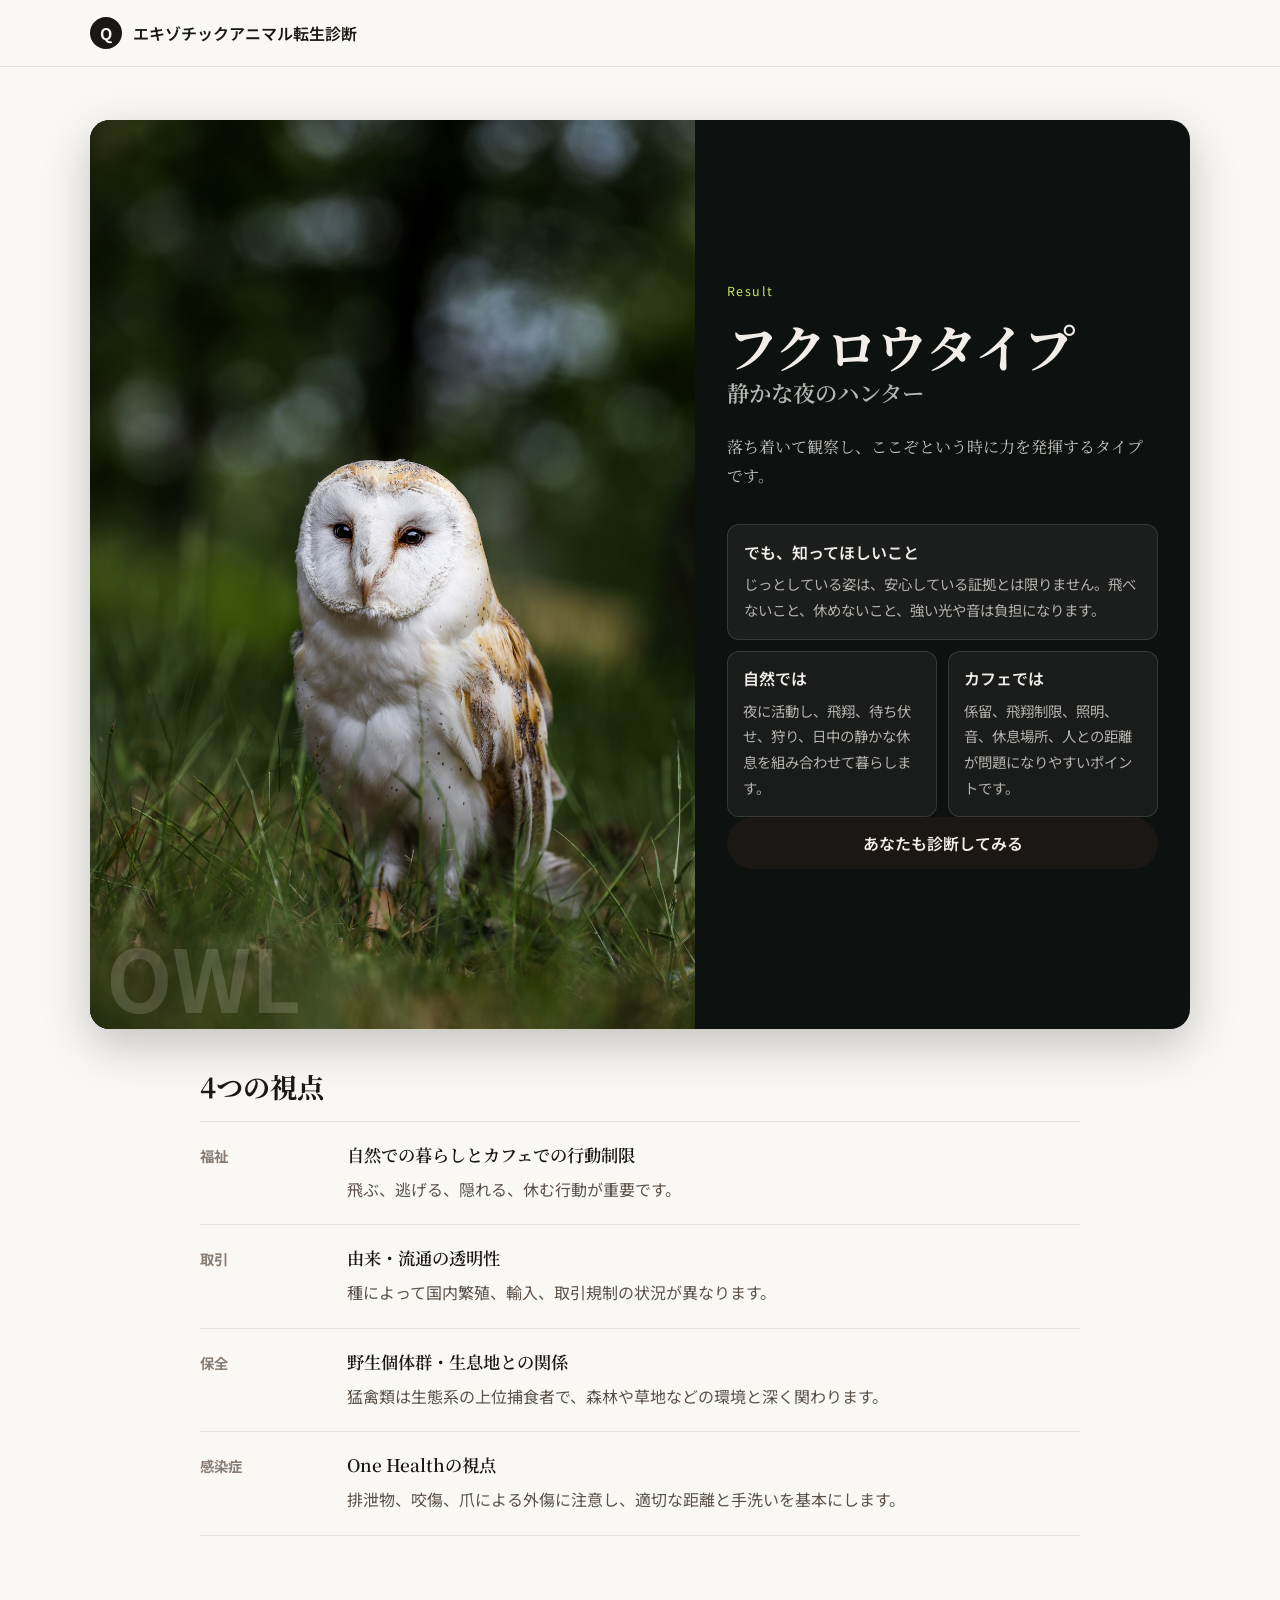
<file: result-owl.html>
<!doctype html>
<html lang="ja">
<head>
  <meta charset="utf-8">
  <meta name="viewport" content="width=device-width, initial-scale=1">
  <title>フクロウタイプ | エキゾチックアニマル転生診断</title>
  <meta name="description" content="私はフクロウタイプでした。かわいいだけじゃない、エキゾチックアニマルカフェの動物福祉のお話。">
  <meta property="og:site_name" content="エキゾチックアニマル転生診断">
  <meta property="og:title" content="フクロウタイプ | エキゾチックアニマル転生診断">
  <meta property="og:description" content="私はフクロウタイプでした。かわいいだけじゃない、エキゾチックアニマルカフェの動物福祉のお話。">
  <meta property="og:type" content="website">
  <meta property="og:url" content="https://forensics-vetmed-hokudai.github.io/website/result-owl.html">
  <meta property="og:image" content="https://forensics-vetmed-hokudai.github.io/website/assets/img/ogp/ogp-owl.webp">
  <meta property="og:locale" content="ja_JP">
  <meta name="twitter:card" content="summary_large_image">
  <meta name="twitter:title" content="フクロウタイプ | エキゾチックアニマル転生診断">
  <meta name="twitter:description" content="かわいいだけじゃない、エキゾチックアニマルカフェの動物福祉のお話。">
  <meta name="twitter:image" content="https://forensics-vetmed-hokudai.github.io/website/assets/img/ogp/ogp-owl.webp">
  <link rel="canonical" href="https://forensics-vetmed-hokudai.github.io/website/result-owl.html">
  <link rel="preconnect" href="https://fonts.googleapis.com">
  <link rel="preconnect" href="https://fonts.gstatic.com" crossorigin>
  <link href="https://fonts.googleapis.com/css2?family=Noto+Serif+JP:wght@500;700;900&family=Noto+Sans+JP:wght@400;500;700;900&display=swap" rel="stylesheet">
  <link rel="stylesheet" href="assets/css/style.css">
</head>
<body>
  <header class="site-header"><div class="site-header-inner"><a class="site-logo" href="questionnaire_exoticanimalcafe.html"><span class="site-logo-mark">Q</span><span>エキゾチックアニマル転生診断</span></a></div></header>
  <main class="page-shell">
    <section class="result-section"><article class="result-card result-card--wild"><div class="result-visual"><img src="assets/img/animals/owl.webp" alt="フクロウ" class="result-photo" onerror="this.closest('.result-visual').classList.add('is-missing-image'); this.remove();"><div class="result-visual-fallback">OWL</div></div><div class="result-body"><p class="eyebrow">Result</p><h1>フクロウタイプ</h1><h2>静かな夜のハンター</h2><p class="lead">落ち着いて観察し、ここぞという時に力を発揮するタイプです。</p><div class="quiet-block"><h3>でも、知ってほしいこと</h3><p>じっとしている姿は、安心している証拠とは限りません。飛べないこと、休めないこと、強い光や音は負担になります。</p></div><div class="two-column"><div><h3>自然では</h3><p>夜に活動し、飛翔、待ち伏せ、狩り、日中の静かな休息を組み合わせて暮らします。</p></div><div><h3>カフェでは</h3><p>係留、飛翔制限、照明、音、休息場所、人との距離が問題になりやすいポイントです。</p></div></div><a class="primary-link-button" href="questionnaire_exoticanimalcafe.html">あなたも診断してみる</a></div></article></section>
    <section class="detail-section"><h2>4つの視点</h2><div class="detail-grid"><article class="detail-card"><p class="detail-label">福祉</p><div><h3>自然での暮らしとカフェでの行動制限</h3><p>飛ぶ、逃げる、隠れる、休む行動が重要です。</p></div></article><article class="detail-card"><p class="detail-label">取引</p><div><h3>由来・流通の透明性</h3><p>種によって国内繁殖、輸入、取引規制の状況が異なります。</p></div></article><article class="detail-card"><p class="detail-label">保全</p><div><h3>野生個体群・生息地との関係</h3><p>猛禽類は生態系の上位捕食者で、森林や草地などの環境と深く関わります。</p></div></article><article class="detail-card"><p class="detail-label">感染症</p><div><h3>One Healthの視点</h3><p>排泄物、咬傷、爪による外傷に注意し、適切な距離と手洗いを基本にします。</p></div></article></div></section>
  </main>
</body>
</html>
</file>
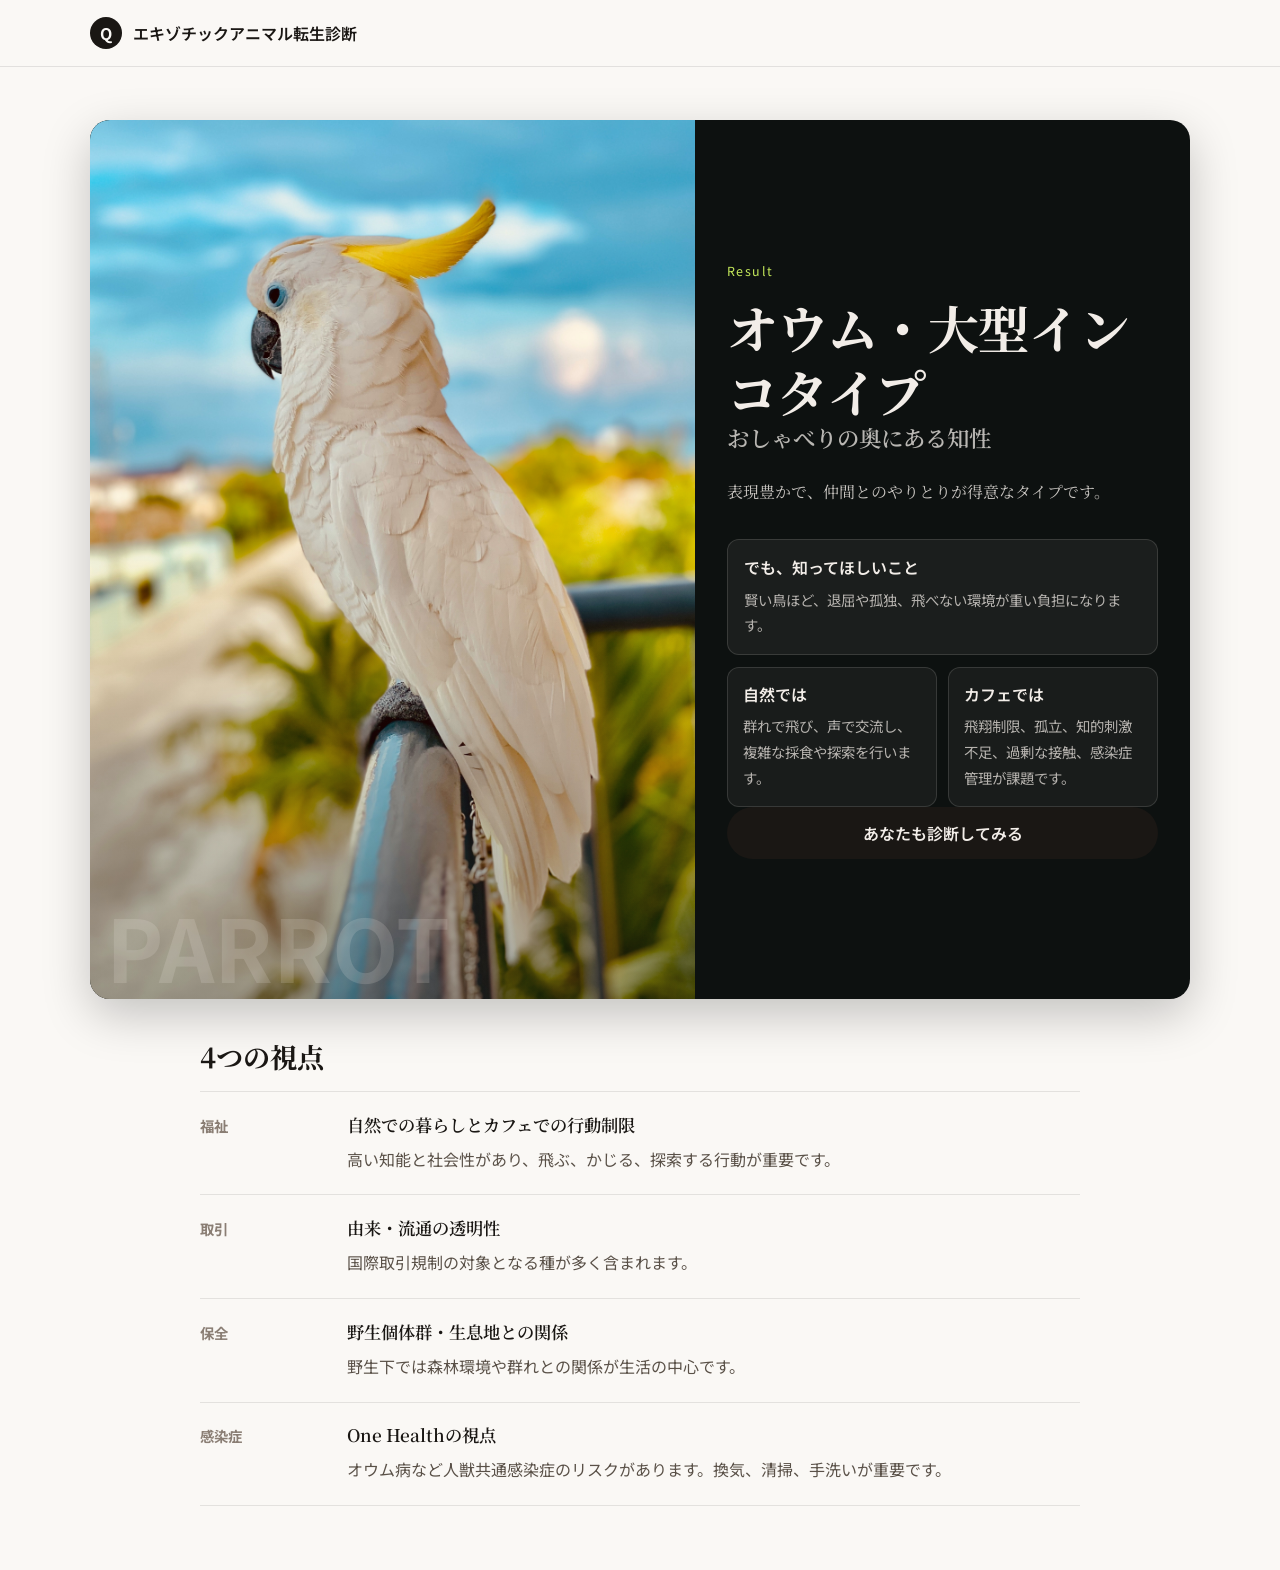
<file: result-parrot.html>
<!doctype html>
<html lang="ja">
<head>
  <meta charset="utf-8">
  <meta name="viewport" content="width=device-width, initial-scale=1">
  <title>オウム・大型インコタイプ | エキゾチックアニマル転生診断</title>
  <meta name="description" content="私はオウム・大型インコタイプでした。かわいいだけじゃない、エキゾチックアニマルカフェの動物福祉のお話。">
  <meta property="og:site_name" content="エキゾチックアニマル転生診断">
  <meta property="og:title" content="オウム・大型インコタイプ | エキゾチックアニマル転生診断">
  <meta property="og:description" content="私はオウム・大型インコタイプでした。かわいいだけじゃない、エキゾチックアニマルカフェの動物福祉のお話。">
  <meta property="og:type" content="website">
  <meta property="og:url" content="https://forensics-vetmed-hokudai.github.io/website/result-parrot.html">
  <meta property="og:image" content="https://forensics-vetmed-hokudai.github.io/website/assets/img/ogp/ogp-parrot.webp">
  <meta property="og:locale" content="ja_JP">
  <meta name="twitter:card" content="summary_large_image">
  <meta name="twitter:title" content="オウム・大型インコタイプ | エキゾチックアニマル転生診断">
  <meta name="twitter:description" content="かわいいだけじゃない、エキゾチックアニマルカフェの動物福祉のお話。">
  <meta name="twitter:image" content="https://forensics-vetmed-hokudai.github.io/website/assets/img/ogp/ogp-parrot.webp">
  <link rel="canonical" href="https://forensics-vetmed-hokudai.github.io/website/result-parrot.html">
  <link rel="preconnect" href="https://fonts.googleapis.com">
  <link rel="preconnect" href="https://fonts.gstatic.com" crossorigin>
  <link href="https://fonts.googleapis.com/css2?family=Noto+Serif+JP:wght@500;700;900&family=Noto+Sans+JP:wght@400;500;700;900&display=swap" rel="stylesheet">
  <link rel="stylesheet" href="assets/css/style.css">
</head>
<body>
  <header class="site-header"><div class="site-header-inner"><a class="site-logo" href="questionnaire_exoticanimalcafe.html"><span class="site-logo-mark">Q</span><span>エキゾチックアニマル転生診断</span></a></div></header>
  <main class="page-shell">
    <section class="result-section"><article class="result-card result-card--wild"><div class="result-visual"><img src="assets/img/animals/parrot.webp" alt="オウム・大型インコ" class="result-photo" onerror="this.closest('.result-visual').classList.add('is-missing-image'); this.remove();"><div class="result-visual-fallback">PARROT</div></div><div class="result-body"><p class="eyebrow">Result</p><h1>オウム・大型インコタイプ</h1><h2>おしゃべりの奥にある知性</h2><p class="lead">表現豊かで、仲間とのやりとりが得意なタイプです。</p><div class="quiet-block"><h3>でも、知ってほしいこと</h3><p>賢い鳥ほど、退屈や孤独、飛べない環境が重い負担になります。</p></div><div class="two-column"><div><h3>自然では</h3><p>群れで飛び、声で交流し、複雑な採食や探索を行います。</p></div><div><h3>カフェでは</h3><p>飛翔制限、孤立、知的刺激不足、過剰な接触、感染症管理が課題です。</p></div></div><a class="primary-link-button" href="questionnaire_exoticanimalcafe.html">あなたも診断してみる</a></div></article></section>
    <section class="detail-section"><h2>4つの視点</h2><div class="detail-grid"><article class="detail-card"><p class="detail-label">福祉</p><div><h3>自然での暮らしとカフェでの行動制限</h3><p>高い知能と社会性があり、飛ぶ、かじる、探索する行動が重要です。</p></div></article><article class="detail-card"><p class="detail-label">取引</p><div><h3>由来・流通の透明性</h3><p>国際取引規制の対象となる種が多く含まれます。</p></div></article><article class="detail-card"><p class="detail-label">保全</p><div><h3>野生個体群・生息地との関係</h3><p>野生下では森林環境や群れとの関係が生活の中心です。</p></div></article><article class="detail-card"><p class="detail-label">感染症</p><div><h3>One Healthの視点</h3><p>オウム病など人獣共通感染症のリスクがあります。換気、清掃、手洗いが重要です。</p></div></article></div></section>
  </main>
</body>
</html>
</file>
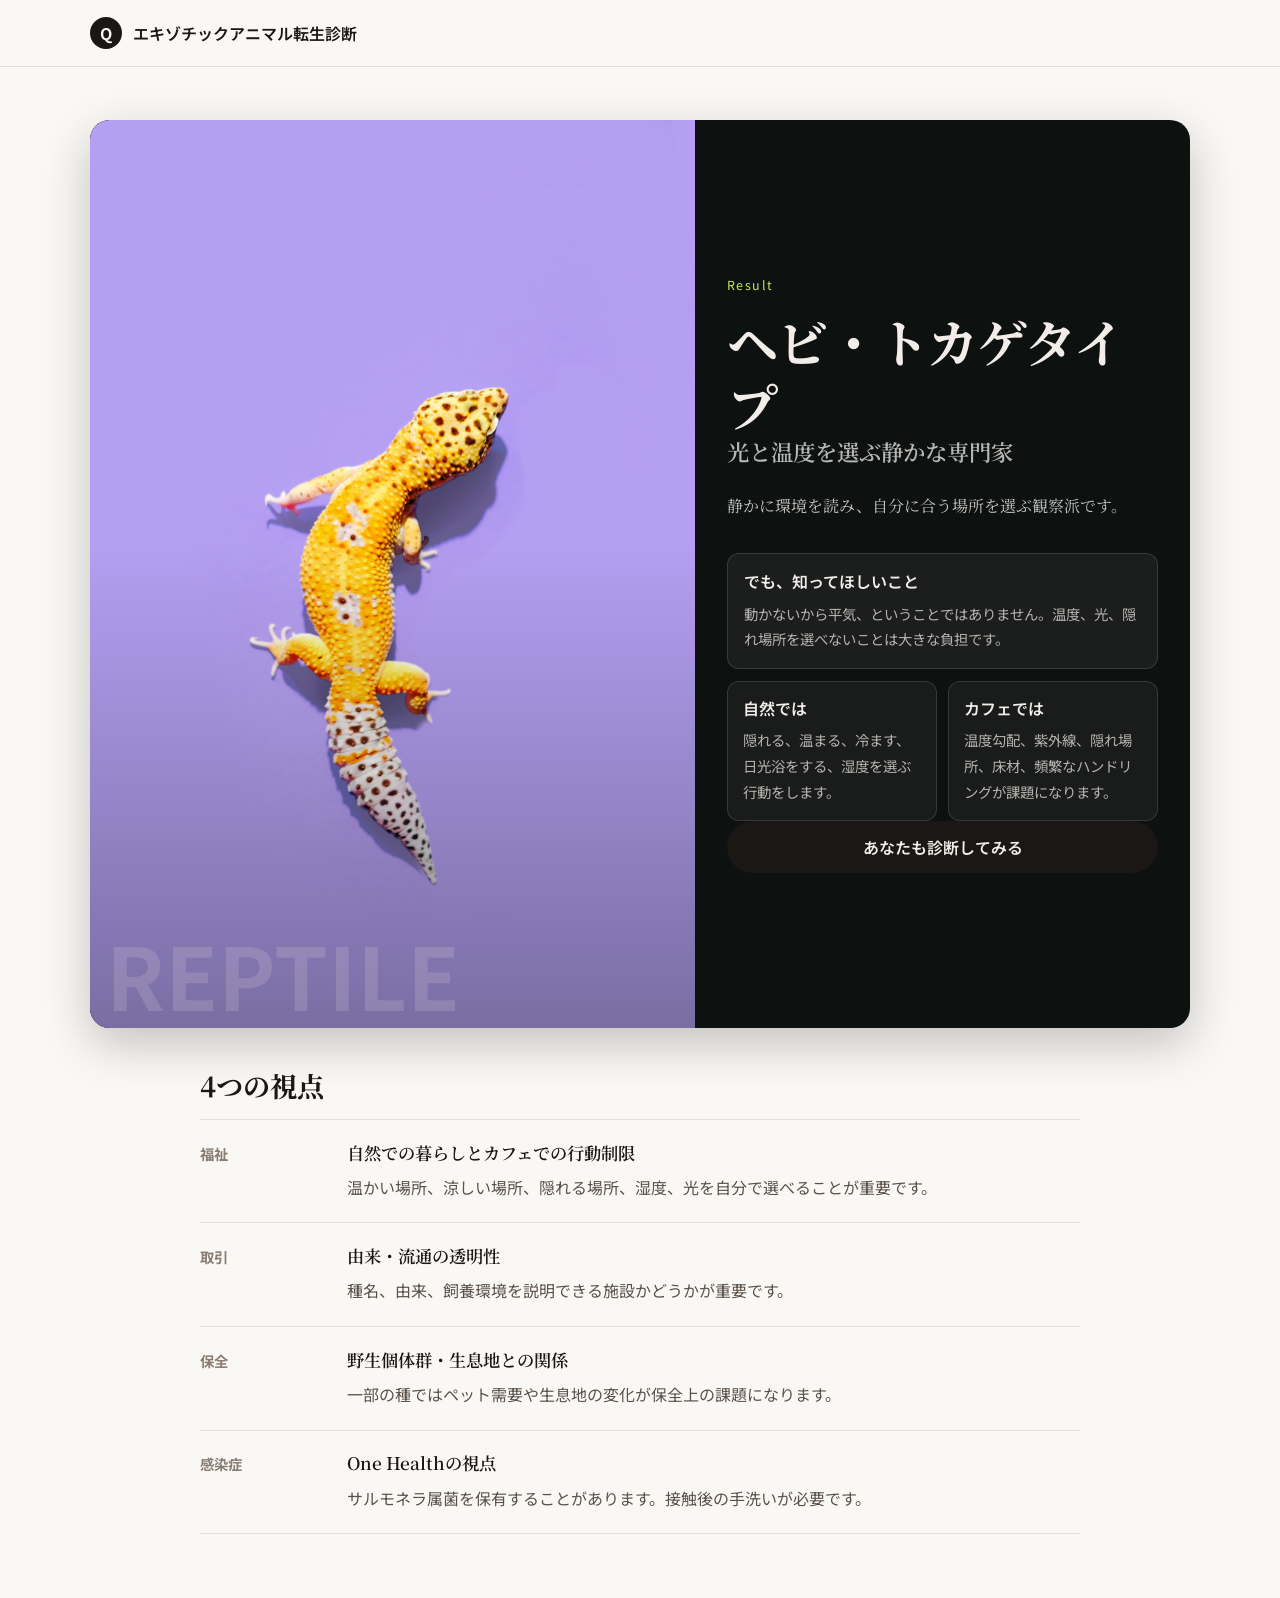
<file: result-reptile.html>
<!doctype html>
<html lang="ja">
<head>
  <meta charset="utf-8">
  <meta name="viewport" content="width=device-width, initial-scale=1">
  <title>ヘビ・トカゲタイプ | エキゾチックアニマル転生診断</title>
  <meta name="description" content="私はヘビ・トカゲタイプでした。かわいいだけじゃない、エキゾチックアニマルカフェの動物福祉のお話。">
  <meta property="og:site_name" content="エキゾチックアニマル転生診断">
  <meta property="og:title" content="ヘビ・トカゲタイプ | エキゾチックアニマル転生診断">
  <meta property="og:description" content="私はヘビ・トカゲタイプでした。かわいいだけじゃない、エキゾチックアニマルカフェの動物福祉のお話。">
  <meta property="og:type" content="website">
  <meta property="og:url" content="https://forensics-vetmed-hokudai.github.io/website/result-reptile.html">
  <meta property="og:image" content="https://forensics-vetmed-hokudai.github.io/website/assets/img/ogp/ogp-reptile.webp">
  <meta property="og:locale" content="ja_JP">
  <meta name="twitter:card" content="summary_large_image">
  <meta name="twitter:title" content="ヘビ・トカゲタイプ | エキゾチックアニマル転生診断">
  <meta name="twitter:description" content="かわいいだけじゃない、エキゾチックアニマルカフェの動物福祉のお話。">
  <meta name="twitter:image" content="https://forensics-vetmed-hokudai.github.io/website/assets/img/ogp/ogp-reptile.webp">
  <link rel="canonical" href="https://forensics-vetmed-hokudai.github.io/website/result-reptile.html">
  <link rel="preconnect" href="https://fonts.googleapis.com">
  <link rel="preconnect" href="https://fonts.gstatic.com" crossorigin>
  <link href="https://fonts.googleapis.com/css2?family=Noto+Serif+JP:wght@500;700;900&family=Noto+Sans+JP:wght@400;500;700;900&display=swap" rel="stylesheet">
  <link rel="stylesheet" href="assets/css/style.css">
</head>
<body>
  <header class="site-header"><div class="site-header-inner"><a class="site-logo" href="questionnaire_exoticanimalcafe.html"><span class="site-logo-mark">Q</span><span>エキゾチックアニマル転生診断</span></a></div></header>
  <main class="page-shell">
    <section class="result-section"><article class="result-card result-card--wild"><div class="result-visual"><img src="assets/img/animals/reptile.webp" alt="ヘビ・トカゲ" class="result-photo" onerror="this.closest('.result-visual').classList.add('is-missing-image'); this.remove();"><div class="result-visual-fallback">REPTILE</div></div><div class="result-body"><p class="eyebrow">Result</p><h1>ヘビ・トカゲタイプ</h1><h2>光と温度を選ぶ静かな専門家</h2><p class="lead">静かに環境を読み、自分に合う場所を選ぶ観察派です。</p><div class="quiet-block"><h3>でも、知ってほしいこと</h3><p>動かないから平気、ということではありません。温度、光、隠れ場所を選べないことは大きな負担です。</p></div><div class="two-column"><div><h3>自然では</h3><p>隠れる、温まる、冷ます、日光浴をする、湿度を選ぶ行動をします。</p></div><div><h3>カフェでは</h3><p>温度勾配、紫外線、隠れ場所、床材、頻繁なハンドリングが課題になります。</p></div></div><a class="primary-link-button" href="questionnaire_exoticanimalcafe.html">あなたも診断してみる</a></div></article></section>
    <section class="detail-section"><h2>4つの視点</h2><div class="detail-grid"><article class="detail-card"><p class="detail-label">福祉</p><div><h3>自然での暮らしとカフェでの行動制限</h3><p>温かい場所、涼しい場所、隠れる場所、湿度、光を自分で選べることが重要です。</p></div></article><article class="detail-card"><p class="detail-label">取引</p><div><h3>由来・流通の透明性</h3><p>種名、由来、飼養環境を説明できる施設かどうかが重要です。</p></div></article><article class="detail-card"><p class="detail-label">保全</p><div><h3>野生個体群・生息地との関係</h3><p>一部の種ではペット需要や生息地の変化が保全上の課題になります。</p></div></article><article class="detail-card"><p class="detail-label">感染症</p><div><h3>One Healthの視点</h3><p>サルモネラ属菌を保有することがあります。接触後の手洗いが必要です。</p></div></article></div></section>
  </main>
</body>
</html>
</file>
<file: style.css>
:root {
    --bg: #ffffff;
    --text: #111827;
    --muted: #6b7280;
    --line: #e5e7eb;
    --card: #ffffff;
    --shadow: 0 10px 24px rgba(17, 24, 39, 0.06);
    --radius: 16px;
    --container: 960px;
}

* {
    box-sizing: border-box;
}

html {
    scroll-behavior: smooth;
}

body {
    margin: 0;
    background: var(--bg);
    color: var(--text);
    font-family: system-ui, -apple-system, "Segoe UI", Roboto, "Noto Sans JP",
        "Hiragino Sans", "Yu Gothic", "Meiryo", sans-serif;
    line-height: 1.7;
}

a {
    color: inherit;
    text-decoration: none;
}

a:hover {
    text-decoration: underline;
}

.container {
    width: min(var(--container), calc(100% - 32px));
    margin-inline: auto;
}

.skip-link {
    position: absolute;
    left: -999px;
    top: 8px;
    padding: 8px 12px;
    background: #111827;
    color: #fff;
    border-radius: 10px;
}

.skip-link:focus {
    left: 16px;
    z-index: 1000;
}

.site-header {
    border-bottom: 1px solid var(--line);
    background: rgba(255, 255, 255, 0.9);
    backdrop-filter: blur(8px);
    position: sticky;
    top: 0;
    z-index: 100;
}

.header-inner {
    display: flex;
    align-items: center;
    justify-content: space-between;
    gap: 16px;
    padding: 16px 0;
}

.brand {
    min-width: 0;
}

.brand-subtitle {
    margin: 0;
    font-size: 12px;
    color: var(--muted);
    letter-spacing: 0.02em;
    white-space: nowrap;
    overflow: hidden;
    text-overflow: ellipsis;
}

.brand-row {
    display: flex;
    align-items: center;
    gap: 12px;
}

.brand-text {
    min-width: 0;
}

.brand-mark {
    width: 52px;
    height: 52px;
    border-radius: 12px;
    object-fit: cover;
    border: 1px solid var(--line);
    background: #f3f4f6;
    flex: 0 0 auto;
}

.brand-title {
    margin: 0;
    font-size: 28px;
    letter-spacing: 0.02em;
    line-height: 1.2;
}

.site-nav {
    display: flex;
    gap: 14px;
    flex-wrap: wrap;
    justify-content: flex-end;
}

.site-nav a {
    font-size: 14px;
    color: var(--muted);
    padding: 8px 10px;
    border-radius: 10px;
}

.site-nav a:hover {
    color: var(--text);
    background: #f9fafb;
    text-decoration: none;
}

.section {
    padding: 48px 0;
}

.section-hero {
    padding: 72px 0 64px;
    border-bottom: 1px solid var(--line);
    background:
        linear-gradient(180deg, rgba(0, 0, 0, 0.45) 0%, rgba(0, 0, 0, 0.35) 100%),
        url("assets/hero.jpg");
    background-size: cover;
    background-position: center;
}

.hero-inner {
    display: flex;
    align-items: flex-end;
    min-height: 260px;
}

.hero-copy {
    max-width: 860px;
}

.hero-kicker {
    margin: 0 0 10px;
    font-size: 12px;
    letter-spacing: 0.14em;
    text-transform: uppercase;
    color: rgba(255, 255, 255, 0.85);
}

.hero-title {
    margin: 0;
    font-size: 30px;
    line-height: 1.35;
    letter-spacing: 0.01em;
    color: #ffffff;
    text-shadow: 0 6px 22px rgba(0, 0, 0, 0.25);
}

.hero-actions,
.conference-actions {
    margin-top: 20px;
    display: flex;
    flex-direction: column;
    align-items: flex-start;
    gap: 12px;
}

.conference-actions + .conference-actions {
    margin-top: 12px;
}

.conference-card {
    background: rgba(255, 255, 255, 0.95);
    border: 1px solid rgba(255, 255, 255, 0.8);
    border-radius: var(--radius);
    padding: 16px 20px;
    box-shadow: 0 8px 24px rgba(0, 0, 0, 0.15);
    backdrop-filter: blur(8px);
    color: var(--text);
    width: 100%;
}

.conference-name {
    margin: 0 0 8px;
    font-size: 17px;
    font-weight: 700;
    line-height: 1.4;
}

.conference-name a {
    color: var(--text);
    text-decoration: none;
}

.conference-name a:hover {
    text-decoration: underline;
}

.conference-summary,
.conference-description {
    margin: 0;
    font-size: 13.5px;
    line-height: 1.65;
    color: #374151;
}

.conference-actions .btn {
    max-width: 100%;
    white-space: normal;
    word-break: break-word;
    line-height: 1.4;
    box-shadow: 0 4px 12px rgba(0, 0, 0, 0.1);
}

.btn {
    display: inline-block;
    padding: 10px 14px;
    border-radius: 12px;
    border: 1px solid var(--line);
    font-size: 14px;
    line-height: 1.2;
    text-decoration: none;
}

.btn:hover {
    text-decoration: none;
}

.btn-primary {
    background: #ffffff;
    color: var(--text);
    border-color: rgba(255, 255, 255, 0.75);
}

.btn-primary:hover {
    filter: brightness(0.98);
}

.btn-ghost {
    background: rgba(255, 255, 255, 0.10);
    color: #ffffff;
    border-color: rgba(255, 255, 255, 0.45);
}

.btn-ghost:hover {
    background: rgba(255, 255, 255, 0.16);
}

.section-head {
    display: flex;
    align-items: baseline;
    justify-content: space-between;
    gap: 12px;
    margin-bottom: 24px;
    flex-wrap: wrap;
}

.section-title {
    margin: 0;
    font-size: 20px;
    letter-spacing: 0.02em;
}

.section-lead {
    flex: 0 0 100%;
    margin: 8px 0 0;
    font-size: 14px;
    color: var(--muted);
    line-height: 1.6;
}

.card-grid {
    display: grid;
    grid-template-columns: repeat(3, 1fr);
    gap: 14px;
}

.card-column {
    display: flex;
    flex-direction: column;
    gap: 14px;
}

.card {
    background: var(--card);
    border: 1px solid var(--line);
    border-radius: var(--radius);
    padding: 16px 16px;
    box-shadow: var(--shadow);
}

.card-title {
    margin: 0;
    font-size: 16px;
}

.card-meta {
    margin: 6px 0 0;
    font-size: 13px;
    color: var(--muted);
}

.card-body {
    margin: 10px 0 0;
    font-size: 14px;
}

.collab-list {
    margin-top: 10px;
    display: grid;
    gap: 12px;
}

.collab-item {
    border: 1px solid var(--line);
    border-radius: 14px;
    padding: 12px 12px;
    background: #ffffff;
}

.collab-partner {
    margin: 0;
    font-size: 14px;
}

.collab-partner a {
    color: inherit;
    text-decoration: none;
}

.collab-partner a:hover {
    color: inherit;
    text-decoration: underline;
}

.collab-meta {
    margin: 6px 0 0;
    font-size: 13px;
    color: var(--muted);
}

.collab-links {
    margin: 10px 0 0;
    padding-left: 18px;
}

.collab-links li {
    margin: 6px 0;
}

.collab-links a {
    font-size: 13px;
    color: var(--text);
    text-decoration: none;
}

.collab-links a:hover {
    text-decoration: underline;
}

.member-list {
    margin: 0;
    padding: 0;
    list-style: none;
    display: grid;
    gap: 12px;
}

.member-item {
    display: grid;
    grid-template-columns: 96px 1fr;
    gap: 14px;
    align-items: center;
    background: #fff;
    border: 1px solid var(--line);
    border-radius: var(--radius);
    padding: 14px 14px;
    box-shadow: var(--shadow);
}

.member-photo {
    width: 96px;
    height: 96px;
    border-radius: 14px;
    object-fit: cover;
    border: 1px solid var(--line);
    background: #f3f4f6;
}

.member-name {
    margin: 0;
    font-size: 16px;
}

.member-role {
    margin: 6px 0 0;
    font-size: 13px;
    color: var(--muted);
}

.member-field {
    margin: 10px 0 0;
    font-size: 14px;
}

.member-interest {
    margin: 10px 0 0;
    font-size: 14px;
}

.member-roman {
    margin-left: 10px;
    font-size: 13px;
    color: var(--muted);
    font-weight: 500;
    letter-spacing: 0.02em;
    white-space: nowrap;
}

.member-links {
    margin: 10px 0 0;
}

.member-link {
    font-size: 13px;
    color: var(--muted);
    text-decoration: none;
}

.member-link:hover {
    color: var(--text);
    text-decoration: underline;
}

.news-list {
    margin: 0;
    padding: 0;
    list-style: none;
    border: 1px solid var(--line);
    border-radius: var(--radius);
    overflow: hidden;
    background: #fff;
}

.news-item {
    display: grid;
    grid-template-columns: 120px 1fr;
    gap: 12px;
    padding: 14px 16px;
    border-top: 1px solid var(--line);
}

.news-item:first-child {
    border-top: none;
}

.news-item:first-child {
    border-top: none;
}

.news-item:first-child {
    border-top: none;
}

.news-date {
    font-variant-numeric: tabular-nums;
    color: var(--muted);
    font-size: 13px;
}

.news-link {
    font-size: 14px;
    color: var(--text);
    text-decoration: none;
}

.news-link:hover {
    text-decoration: underline;
}

.prose {
    max-width: 860px;
}

.prose p {
    margin: 0 0 14px;
    font-size: 15px;
}

.prose p:last-child {
    margin-bottom: 0;
}

.bullet-list {
    margin: 10px 0 0;
    padding-left: 18px;
}

.bullet-list li {
    margin: 6px 0;
}

.placeholder {
    border: 1px dashed var(--line);
    border-radius: var(--radius);
    padding: 18px 16px;
    background: #fff;
}

.placeholder-text {
    margin: 0;
    color: var(--muted);
}

/* Research Section */
.research-grid {
    display: grid;
    grid-template-columns: 1fr 1fr;
    gap: 24px;
}

.research-panel {
    background: var(--card);
    border: 1px solid var(--line);
    border-radius: var(--radius);
    padding: 24px;
    box-shadow: var(--shadow);
    display: flex;
    flex-direction: column;
    transition: transform 0.2s ease, box-shadow 0.2s ease;
}

.research-panel:hover {
    transform: translateY(-2px);
    box-shadow: 0 12px 28px rgba(17, 24, 39, 0.08);
}

.research-panel-head {
    margin-bottom: 20px;
    padding-bottom: 12px;
    border-bottom: 1px solid var(--line);
}

.research-panel-title {
    margin: 0;
    font-size: 17px;
    font-weight: 600;
}

.research-list {
    margin: 0;
    padding: 0;
    list-style: none;
}

.research-item {
    display: flex;
    gap: 14px;
    margin-bottom: 20px;
}

.research-item:last-child {
    margin-bottom: 0;
}

.research-year {
    flex: 0 0 auto;
    font-size: 11px;
    font-weight: 700;
    background: #f3f4f6;
    color: var(--muted);
    padding: 2px 8px;
    border-radius: 6px;
    height: fit-content;
    font-variant-numeric: tabular-nums;
    margin-top: 2px;
}

.research-content {
    min-width: 0;
}

.research-title {
    margin: 0;
    font-size: 14px;
    font-weight: 600;
    line-height: 1.5;
}

.research-meta {
    margin: 6px 0 0;
    font-size: 13px;
    color: var(--muted);
    line-height: 1.5;
}

.research-tag {
    display: inline-block;
    margin-top: 10px;
    font-size: 10px;
    font-weight: 700;
    background: #ecfdf5;
    color: #065f46;
    padding: 2px 8px;
    border-radius: 9999px;
    text-transform: uppercase;
    letter-spacing: 0.05em;
}

.research-empty {
    padding: 32px 0;
    text-align: center;
    color: var(--muted);
    font-size: 14px;
    font-style: italic;
}

.presentation-year-block {
    margin-bottom: 24px;
}

.presentation-year-block:last-child {
    margin-bottom: 0;
}

.presentation-year {
    margin: 0 0 12px;
    font-size: 13px;
    font-weight: 700;
    color: var(--muted);
    border-left: 3px solid var(--line);
    padding-left: 10px;
    line-height: 1;
}

.presentation-list {
    display: grid;
    gap: 16px;
}

.presentation-item {
    margin-bottom: 0 !important;
}

.presentation-item .research-title {
    font-weight: 600;
    font-size: 14px;
}

.site-footer {
    border-top: 1px solid var(--line);
    background: #fafafa;
    padding: 28px 0 18px;
}

.footer-inner {
    display: grid;
    grid-template-columns: 1.2fr 0.8fr;
    gap: 18px;
    align-items: start;
}

.footer-title {
    margin: 0 0 8px;
    font-size: 14px;
}

.footer-address {
    font-style: normal;
    color: var(--text);
    font-size: 14px;
}

.footer-muted {
    margin: 0;
    color: var(--muted);
    font-size: 14px;
}

.footer-bottom {
    margin-top: 18px;
    padding-top: 14px;
    border-top: 1px solid var(--line);
    color: var(--muted);
    font-size: 12px;
}

/* Responsive */
@media (max-width: 860px) {
    .header-inner {
        flex-direction: column;
        align-items: flex-start;
    }

    .brand-row {
        align-items: flex-start;
    }

    .brand-mark {
        width: 44px;
        height: 44px;
        border-radius: 10px;
    }

    .site-nav {
        justify-content: flex-start;
    }

    .card-grid {
        grid-template-columns: 1fr;
    }

    .research-grid {
        grid-template-columns: 1fr;
        gap: 16px;
    }

    .member-item {
        grid-template-columns: 80px 1fr;
    }

    .member-photo {
        width: 80px;
        height: 80px;
        border-radius: 12px;
    }

    .member-roman {
        display: block;
        margin-left: 0;
        margin-top: 4px;
        white-space: normal;
    }

    .footer-inner {
        grid-template-columns: 1fr;
    }

    .news-item {
        grid-template-columns: 1fr;
    }

    .brand-subtitle {
        white-space: normal;
        overflow: visible;
        text-overflow: clip;
    }

    .hero-actions,
    .conference-actions {
        gap: 8px;
    }

    .btn {
        width: auto;
    }
}

/* ==========================================================================
   Events / Public Lectures Page
   ========================================================================== */

.events-hero {
    padding: 64px 0 32px;
    background: #fafafa;
    border-bottom: 1px solid var(--line);
}

.event-grid {
    display: grid;
    grid-template-columns: repeat(2, 1fr);
    gap: 24px;
    margin-top: 32px;
}

.event-card {
    background: var(--card);
    border: 1px solid var(--line);
    border-radius: var(--radius);
    padding: 24px;
    box-shadow: var(--shadow);
    display: flex;
    flex-direction: column;
    height: 100%;
}

.poster-frame {
    background: #f9fafb;
    border: 1px solid var(--line);
    border-radius: calc(var(--radius) - 4px);
    padding: 16px;
    display: flex;
    justify-content: center;
    align-items: center;
    margin-bottom: 20px;
}

.poster-image {
    max-width: 100%;
    height: auto;
    border-radius: 4px;
    box-shadow: 0 4px 12px rgba(17, 24, 39, 0.08);
    transition: transform 0.2s ease, box-shadow 0.2s ease;
}

.event-card:hover .poster-image {
    transform: translateY(-2px);
    box-shadow: 0 6px 18px rgba(17, 24, 39, 0.12);
}

.event-card-title {
    margin: 0 0 12px;
    font-size: 18px;
    font-weight: 600;
    line-height: 1.4;
}

.event-meta {
    margin: 0 0 20px;
    font-size: 14px;
    border-top: 1px solid var(--line);
}

.event-meta-row {
    display: grid;
    grid-template-columns: 80px 1fr;
    padding: 10px 0;
    border-bottom: 1px solid var(--line);
    align-items: baseline;
}

.event-meta dt {
    font-weight: 600;
    color: var(--muted);
}

.event-meta dd {
    margin: 0;
    color: var(--text);
    line-height: 1.6;
}

.event-actions {
    margin-top: auto;
    display: flex;
    gap: 12px;
}

.btn-outline {
    background: transparent;
    color: var(--text);
    border: 1px solid var(--muted);
    transition: all 0.2s ease;
    display: inline-flex;
    align-items: center;
    justify-content: center;
    width: 100%;
    text-align: center;
    font-weight: 500;
}

.btn-outline:hover {
    background: var(--text);
    color: #ffffff;
    border-color: var(--text);
}

/* Responsive adjustment for events grid */
@media (max-width: 860px) {
    .events-hero {
        padding: 48px 0 24px;
    }
    
    .event-grid {
        grid-template-columns: 1fr;
        gap: 20px;
    }
    
    .event-card {
        padding: 16px;
    }
    
    .poster-frame {
        padding: 12px;
        margin-bottom: 16px;
    }
}
</file>
<file: assets/css/style.css>
:root {
  --bg: #faf8f5;
  --bg-dark: #0d1110;
  --surface: #ffffff;
  --surface-soft: #f2ede7;
  --ink: #1a1714;
  --ink-soft: #5a5148;
  --ink-muted: #8a7e74;
  --ink-on-dark: #f2ede8;
  --accent: #c4e85a;
  --line: rgba(26, 23, 20, 0.1);
  --line-dark: rgba(242, 237, 232, 0.14);
  --shadow-card: 0 2px 12px rgba(26, 23, 20, 0.06);
  --shadow-photo: 0 16px 48px rgba(0, 0, 0, 0.22);
  --radius: 12px;
  --radius-lg: 20px;
  --max: 1100px;
  --content: 720px;
  --font-serif: "Noto Serif JP", serif;
  --font-sans: "Noto Sans JP", system-ui, sans-serif;
}

* {
  box-sizing: border-box;
}

html {
  scroll-behavior: smooth;
  background: var(--bg);
}

body {
  margin: 0;
  color: var(--ink);
  background: var(--bg);
  font-family: var(--font-sans);
  line-height: 1.8;
  -webkit-font-smoothing: antialiased;
  text-rendering: optimizeLegibility;
}

img {
  display: block;
  max-width: 100%;
  height: auto;
}

a {
  color: inherit;
}

button,
input {
  font: inherit;
}

button {
  cursor: pointer;
}

button:disabled {
  cursor: not-allowed;
}

.skip-link {
  position: fixed;
  top: 1rem;
  left: 1rem;
  z-index: 1000;
  transform: translateY(-180%);
  padding: 0.65rem 1rem;
  border-radius: 999px;
  color: var(--ink-on-dark);
  background: var(--ink);
  font-weight: 600;
  text-decoration: none;
}

.skip-link:focus {
  transform: translateY(0);
}

.site-header {
  position: fixed;
  inset: 0 0 auto;
  z-index: 80;
  border-bottom: 1px solid var(--line);
  background: rgba(250, 248, 245, 0.94);
  backdrop-filter: blur(16px);
}

.site-header-inner {
  width: min(100% - 2rem, var(--max));
  min-height: 66px;
  margin: 0 auto;
  display: flex;
  align-items: center;
  justify-content: space-between;
  gap: 1rem;
}

.site-logo {
  display: inline-flex;
  align-items: center;
  gap: 0.7rem;
  color: var(--ink);
  font-weight: 600;
  line-height: 1.25;
  text-decoration: none;
}

.site-logo-mark {
  width: 2rem;
  height: 2rem;
  display: grid;
  place-items: center;
  border-radius: 50%;
  color: var(--bg);
  background: var(--ink);
  font-weight: 700;
}

.site-nav {
  display: flex;
  flex-wrap: wrap;
  gap: 0.95rem;
  color: var(--ink-muted);
  font-size: 0.84rem;
  font-weight: 500;
}

.site-nav a {
  text-decoration: none;
}

.site-nav a:hover {
  color: var(--ink);
  text-decoration: underline;
  text-underline-offset: 3px;
}

.page-shell {
  width: min(100% - 2rem, var(--max));
  margin: 0 auto;
  padding: 5rem 0 4rem;
}

#app > .page-shell {
  padding-top: 0;
}

.hero-section.has-photo {
  position: relative;
  width: 100vw;
  min-height: 100svh;
  margin-left: calc(50% - 50vw);
  display: grid;
  place-items: end start;
  overflow: hidden;
  color: var(--ink-on-dark);
  background: var(--bg-dark);
}

.hero-bg {
  position: absolute;
  inset: 0;
  background: transparent;
}

.hero-bg img {
  width: 100%;
  height: 100%;
  object-fit: cover;
  object-position: center 35%;
}

.hero-bg::after {
  content: "";
  position: absolute;
  inset: 0;
  background: linear-gradient(
    180deg,
    rgba(13, 17, 16, 0.15) 0%,
    rgba(13, 17, 16, 0.28) 50%,
    rgba(13, 17, 16, 0.78) 100%
  );
}

.hero-bg.is-missing-image::before {
  display: none;
}

.hero-copy {
  position: relative;
  z-index: 1;
  width: min(100% - 2rem, var(--max));
  margin: 0 auto;
  padding: 8rem 0 clamp(3.5rem, 8vh, 5rem);
}

.hero-kicker {
  display: none;
}

.eyebrow {
  display: inline-flex;
  margin: 0 0 0.75rem;
  color: rgba(242, 237, 232, 0.6);
  font-size: 0.78rem;
  font-weight: 400;
  letter-spacing: 0.12em;
}

h1,
h2,
h3,
p,
li,
dt,
dd {
  overflow-wrap: anywhere;
}

h1,
h2,
h3 {
  line-height: 1.25;
}

h1 {
  margin: 0;
  font-family: var(--font-serif);
  font-size: clamp(1.9rem, 5vw, 3rem);
  font-weight: 700;
  letter-spacing: -0.01em;
}

h2 {
  margin: 0 0 0.8rem;
  font-family: var(--font-serif);
  font-size: clamp(1.15rem, 2.6vw, 1.7rem);
  font-weight: 700;
  line-height: 1.3;
}

h3 {
  margin: 0 0 0.5rem;
  font-size: 1rem;
  font-weight: 600;
  line-height: 1.4;
}

.subtitle {
  max-width: 480px;
  margin: 0.8rem 0 0;
  color: rgba(242, 237, 232, 0.7);
  font-size: clamp(0.95rem, 1.7vw, 1.1rem);
  font-weight: 400;
}

.hero-scroll {
  display: inline-flex;
  align-items: center;
  min-height: auto;
  margin-top: 1.8rem;
  padding: 0.7rem 1.4rem;
  border: 1px solid rgba(242, 237, 232, 0.4);
  border-radius: 999px;
  color: rgba(242, 237, 232, 0.9);
  background: transparent;
  font-size: 0.88rem;
  font-weight: 500;
  letter-spacing: 0.05em;
  text-decoration: none;
  box-shadow: none;
  transition: border-color 0.2s ease, color 0.2s ease, background 0.2s ease;
}

.hero-scroll:hover {
  border-color: rgba(242, 237, 232, 0.7);
  color: var(--ink-on-dark);
  background: rgba(242, 237, 232, 0.08);
}

.text-panel,
.survey-section,
.notice-box,
.input-panel,
.checklist-section,
.donation-section,
.locked-message,
.change-message,
.share-area,
.static-info-inner {
  border: 1px solid var(--line);
  border-radius: var(--radius-lg);
  background: var(--surface);
  box-shadow: var(--shadow-card);
}

.text-panel,
.survey-section,
.notice-box,
.name-section,
.question-section,
.result-section,
.detail-section,
.checklist-section,
.donation-section,
.restart-section,
.static-info-section {
  width: min(100%, var(--content));
  margin: 2.5rem auto 0;
}

.text-panel,
.survey-section,
.notice-box,
.checklist-section,
.donation-section,
.static-info-inner {
  padding: clamp(1.4rem, 4vw, 2rem);
}

.text-panel {
  margin-top: 4rem;
  background: var(--surface);
}

.text-panel p,
.notice-box p,
.donation-section p,
.static-info-inner p {
  margin: 0;
  color: var(--ink-soft);
}

.notice-box,
.static-info-inner {
  background: rgba(255, 255, 255, 0.72);
  box-shadow: none;
}

.notice-box h2,
.static-info-inner h2 {
  font-size: 1.05rem;
}

.choice-group {
  margin: 1.15rem 0;
  padding: 0;
  border: 0;
}

.choice-group legend {
  margin-bottom: 0.75rem;
  color: var(--ink);
  font-size: 1rem;
  font-weight: 700;
}

.option-grid {
  display: grid;
  grid-template-columns: repeat(2, minmax(0, 1fr));
  gap: 1rem;
}

.option-card {
  position: relative;
  min-height: 6.5rem;
  padding: 1.05rem;
  border: 1px solid var(--line);
  border-radius: var(--radius);
  color: var(--ink);
  background: var(--surface);
  font-weight: 600;
  text-align: left;
  box-shadow: var(--shadow-card);
  transition: border-color 0.2s ease, background 0.2s ease, box-shadow 0.2s ease;
}

.option-card::after {
  content: "";
  position: absolute;
  right: 1rem;
  bottom: 1rem;
  width: 1.35rem;
  height: 1.35rem;
  border-radius: 50%;
  background: rgba(26, 23, 20, 0.08);
}

.option-card:hover {
  border-color: rgba(26, 23, 20, 0.25);
  background: var(--surface-soft);
  box-shadow: 0 4px 20px rgba(26, 23, 20, 0.1);
}

.option-card.is-selected,
.option-card.selected {
  border-color: var(--ink);
  color: var(--ink-on-dark);
  background: var(--ink);
}

.option-card.is-selected::after,
.option-card.selected::after {
  background: rgba(242, 237, 232, 0.5);
  box-shadow: none;
}

.question-card {
  display: grid;
  grid-template-columns: auto 1fr;
  align-items: start;
  gap: 0.85rem;
}

.choice-mark {
  width: 2rem;
  height: 2rem;
  display: grid;
  place-items: center;
  border-radius: 50%;
  color: var(--ink-on-dark);
  background: var(--ink);
  font-weight: 700;
}

.option-card.is-selected .choice-mark,
.option-card.selected .choice-mark {
  color: var(--ink);
  background: var(--ink-on-dark);
}

.primary-button,
.secondary-button,
.primary-link-button,
.secondary-link-button {
  min-height: 3.25rem;
  display: inline-flex;
  align-items: center;
  justify-content: center;
  padding: 0.8rem 1.35rem;
  border-radius: 999px;
  font-weight: 600;
  line-height: 1.4;
  text-align: center;
  text-decoration: none;
  transition: border-color 0.2s ease, background 0.2s ease, color 0.2s ease, box-shadow 0.2s ease;
}

.primary-button,
.primary-link-button {
  border: 0;
  color: var(--ink-on-dark);
  background: var(--ink);
  box-shadow: none;
}

.primary-button:hover,
.primary-link-button:hover {
  color: var(--ink-on-dark);
  background: #2a2420;
  box-shadow: 0 4px 16px rgba(26, 23, 20, 0.2);
}

.primary-button:disabled {
  color: var(--ink-muted);
  background: rgba(26, 23, 20, 0.12);
  box-shadow: none;
}

.secondary-button,
.secondary-link-button {
  border: 1px solid var(--line);
  color: var(--ink-soft);
  background: var(--surface);
  font-weight: 500;
}

.secondary-button:hover,
.secondary-link-button:hover {
  border-color: rgba(26, 23, 20, 0.22);
  color: var(--ink);
  background: var(--surface-soft);
}

.button-row,
.share-buttons {
  display: flex;
  flex-wrap: wrap;
  gap: 0.75rem;
  margin-top: 1.4rem;
}

.input-panel {
  margin-top: 1.2rem;
  padding: clamp(1.4rem, 4vw, 2rem);
}

.input-panel label {
  display: block;
  margin-bottom: 0.5rem;
  color: var(--ink);
  font-weight: 600;
}

.input-panel input {
  width: 100%;
  min-height: 3.45rem;
  padding: 0.85rem 1rem;
  border: 1px solid var(--line);
  border-radius: var(--radius);
  color: var(--ink);
  background: var(--bg);
}

.small-note {
  margin: 0.75rem 0 0;
  color: var(--ink-muted);
  font-size: 0.88rem;
}

.progress-bar {
  height: 2px;
  margin: 0.4rem 0 2rem;
  overflow: hidden;
  border-radius: 0;
  background: rgba(26, 23, 20, 0.12);
}

.progress-bar span {
  display: block;
  height: 100%;
  border-radius: 0;
  background: var(--ink);
}

.loading-section {
  min-height: 58vh;
  display: grid;
  place-items: center;
  align-content: center;
  text-align: center;
}

.loading-mark {
  width: 3.2rem;
  height: 3.2rem;
  margin-bottom: 1.2rem;
  border: 2px solid var(--line);
  border-top-color: var(--ink-soft);
  border-radius: 50%;
  animation: spin 0.9s linear infinite;
}

.loading-section h1 {
  font-size: clamp(1.3rem, 3vw, 1.8rem);
  font-weight: 700;
}

.loading-section p {
  color: var(--ink-soft);
  font-weight: 400;
}

.result-section {
  width: min(100%, var(--max));
}

.result-card--wild,
.result-card {
  overflow: hidden;
  border-radius: var(--radius-lg);
  color: var(--ink-on-dark);
  background: var(--bg-dark);
  box-shadow: var(--shadow-photo);
}

.result-card--wild {
  display: grid;
  grid-template-columns: minmax(0, 1.1fr) minmax(0, 0.9fr);
  min-height: 600px;
}

.result-visual {
  position: relative;
  min-height: 600px;
  overflow: hidden;
  background: linear-gradient(145deg, #26302c, #0d1110);
}

.result-photo,
.result-visual img {
  width: 100%;
  height: 100%;
  object-fit: cover;
  object-position: center 20%;
}

.result-visual::after {
  content: "";
  position: absolute;
  inset: 0;
  background: linear-gradient(180deg, transparent 46%, rgba(13, 17, 16, 0.35));
}

.result-visual-fallback {
  position: absolute;
  left: 1rem;
  bottom: 0.9rem;
  z-index: 1;
  color: rgba(242, 237, 232, 0.16);
  font-size: clamp(2.4rem, 8vw, 5.4rem);
  font-weight: 700;
  line-height: 0.9;
  text-transform: uppercase;
}

.result-body {
  padding: clamp(1.4rem, 4vw, 2rem);
  display: flex;
  flex-direction: column;
  justify-content: center;
}

.result-body .eyebrow {
  color: var(--accent);
  font-weight: 400;
}

.result-body h1 {
  font-size: clamp(1.9rem, 4vw, 3.2rem);
  font-weight: 700;
}

.result-body h2 {
  color: rgba(242, 237, 232, 0.75);
  font-size: clamp(1rem, 2vw, 1.4rem);
  font-weight: 600;
}

.lead {
  margin: 0.8rem 0 1.2rem;
  color: rgba(242, 237, 232, 0.82);
  font-family: var(--font-serif);
  font-size: 1rem;
  font-weight: 400;
}

.quiet-block,
.two-column > div,
.action-list {
  border-radius: var(--radius);
}

.quiet-block {
  margin-top: 0.85rem;
  padding: 1rem;
  border: 1px solid var(--line-dark);
  background: rgba(242, 237, 232, 0.06);
}

.quiet-block h3,
.quiet-block h2,
.two-column h3,
.two-column h2,
.action-list h3,
.action-list h2 {
  color: var(--ink-on-dark);
}

.quiet-block p,
.two-column p {
  margin: 0;
  color: rgba(242, 237, 232, 0.72);
  font-size: 0.9rem;
}

.two-column {
  display: grid;
  grid-template-columns: 1fr 1fr;
  gap: 0.7rem;
  margin-top: 0.7rem;
}

.two-column > div {
  padding: 0.95rem;
  border: 1px solid var(--line-dark);
  background: rgba(242, 237, 232, 0.05);
}

.action-list {
  margin-top: 0.7rem;
  padding: 0.95rem;
  background: rgba(196, 232, 90, 0.15);
}

.action-list ol {
  margin: 0;
  padding-left: 1.25rem;
  color: rgba(242, 237, 232, 0.78);
}

.action-list li + li {
  margin-top: 0.32rem;
}

.gallery-strip {
  width: min(100%, var(--max));
  margin: 1rem auto 0;
  display: grid;
  grid-template-columns: repeat(4, 1fr);
  gap: 0.4rem;
}

.gallery-strip img {
  width: 100%;
  aspect-ratio: 3 / 4;
  object-fit: cover;
  object-position: center center;
  display: block;
  border-radius: 0;
  background: var(--surface-soft);
}

.locked-message,
.change-message,
.share-area {
  margin-top: 1rem;
  padding: 1.15rem;
}

.locked-message {
  color: var(--ink-muted);
  text-align: center;
  background: var(--surface-soft);
}

.locked-message p,
.change-message p,
.share-area p {
  margin: 0;
}

.change-message {
  color: var(--ink);
  background: var(--surface);
}

.change-message h3 {
  color: var(--ink);
}

.comparison-list {
  display: grid;
  gap: 0.7rem;
  margin: 1rem 0 0;
}

.comparison-list div {
  padding: 0.85rem;
  border-radius: var(--radius);
  background: var(--surface-soft);
}

.comparison-list dt {
  color: var(--ink-muted);
  font-size: 0.82rem;
  font-weight: 600;
}

.comparison-list dd {
  margin: 0.2rem 0 0;
  color: var(--accent);
  font-weight: 700;
}

.share-area {
  color: var(--ink);
  text-align: center;
  background: var(--accent);
  box-shadow: none;
}

.share-area p {
  margin-bottom: 1rem;
  color: var(--ink);
  font-weight: 700;
}

.share-area.is-locked {
  color: var(--ink-muted);
  background: var(--surface-soft);
}

.share-area .primary-button,
.share-area .primary-link-button {
  background: var(--ink);
}

.share-area .secondary-link-button {
  background: rgba(255, 255, 255, 0.78);
}

.detail-section {
  width: min(100%, 880px);
}

.detail-section > h2,
.checklist-section > h2,
.survey-section > h2,
.donation-section > h2 {
  color: var(--ink);
}

.detail-grid {
  display: grid;
  gap: 0;
  margin-top: 1rem;
  border-top: 1px solid var(--line);
}

.detail-card {
  display: grid;
  grid-template-columns: 8rem 1fr;
  gap: 1.2rem;
  padding: 1.3rem 0;
  border-bottom: 1px solid var(--line);
}

.detail-label {
  margin: 0;
  color: var(--ink-muted);
  font-size: 0.9rem;
  font-weight: 700;
}

.detail-card h3 {
  color: var(--ink);
  font-family: var(--font-serif);
  font-size: 1.08rem;
}

.detail-card p:last-child {
  margin: 0;
  color: var(--ink-soft);
}

.checklist {
  columns: 2;
  column-gap: 2rem;
  margin: 1rem 0 0;
  padding: 0;
  list-style: none;
}

.checklist li {
  break-inside: avoid;
  position: relative;
  margin: 0 0 0.65rem;
  padding-left: 1.1rem;
  color: var(--ink);
  font-weight: 500;
}

.checklist li::before {
  content: "";
  position: absolute;
  left: 0;
  top: 0.78em;
  width: 0.38rem;
  height: 0.38rem;
  border-radius: 50%;
  background: var(--ink-muted);
}

.donation-section .primary-link-button {
  margin-top: 1rem;
}

.restart-section {
  display: flex;
  justify-content: center;
}

.static-info-section {
  width: min(100% - 2rem, var(--content));
  margin-bottom: 2rem;
}

.reference-list {
  margin: 1rem 0 0;
  padding-left: 1.2rem;
  color: var(--ink-soft);
}

.site-footer {
  margin-top: 4rem;
  color: rgba(242, 237, 232, 0.72);
  background: var(--bg-dark);
}

.site-footer-inner {
  width: min(100% - 2rem, var(--max));
  margin: 0 auto;
  padding: 3rem 0;
  text-align: center;
}

.footer-title {
  margin: 0 0 0.4rem;
  color: var(--ink-on-dark);
  font-family: var(--font-serif);
  font-size: 1.25rem;
  font-weight: 700;
}

.site-footer p {
  margin: 0.25rem 0;
}

/* Backward compatibility for older result markup. */
.result-image-wrap,
.result-media {
  position: relative;
  min-height: 22rem;
  background: linear-gradient(145deg, #26302c, #0d1110);
}

.result-image,
.result-media img {
  width: 100%;
  height: 100%;
  object-fit: cover;
}

.animal-strip {
  display: none;
}

.input-panel input:focus-visible,
.option-card:focus-visible,
.primary-button:focus-visible,
.secondary-button:focus-visible,
.primary-link-button:focus-visible,
.secondary-link-button:focus-visible,
.site-nav a:focus-visible,
.site-logo:focus-visible,
.hero-scroll:focus-visible {
  outline: 2px solid var(--ink);
  outline-offset: 4px;
}

.result-card .primary-button:focus-visible,
.result-card .secondary-link-button:focus-visible,
.result-card .primary-link-button:focus-visible {
  outline-color: var(--accent);
}

#app:focus {
  outline: none;
}

@keyframes spin {
  to {
    transform: rotate(360deg);
  }
}

@media (max-width: 860px) {
  .site-header {
    position: absolute;
  }

  .site-header-inner {
    align-items: flex-start;
    flex-direction: column;
    padding: 0.9rem 0;
  }

  .site-nav {
    width: 100%;
    justify-content: flex-start;
  }

  .page-shell {
    width: min(100% - 1.1rem, var(--max));
  }

  .hero-copy {
    padding-top: 8rem;
  }

  h1 {
    font-size: clamp(1.7rem, 6.5vw, 2.4rem);
  }

  h2 {
    font-size: clamp(1.1rem, 4vw, 1.45rem);
  }

  .subtitle {
    font-size: 0.95rem;
    font-weight: 400;
  }

  .option-grid,
  .two-column {
    grid-template-columns: 1fr;
  }

  .result-card--wild {
    grid-template-columns: 1fr;
    min-height: 0;
  }

  .result-visual {
    min-height: 58svh;
  }

  .result-body h1 {
    font-size: clamp(1.7rem, 6vw, 2.4rem);
  }

  .detail-card {
    grid-template-columns: 1fr;
    gap: 0.4rem;
  }

  .checklist {
    columns: 1;
  }

  .gallery-strip {
    grid-template-columns: repeat(2, 1fr);
    gap: 0.3rem;
  }

  .button-row,
  .share-buttons {
    flex-direction: column;
  }

  .primary-button,
  .secondary-button,
  .primary-link-button,
  .secondary-link-button {
    width: 100%;
  }
}

@media (max-width: 460px) {
  .hero-copy {
    width: min(100% - 1.2rem, var(--max));
  }

  .site-nav {
    overflow-x: auto;
    flex-wrap: nowrap;
    padding-bottom: 0.25rem;
  }

  .site-nav a {
    flex: 0 0 auto;
  }
}

@media (prefers-reduced-motion: reduce) {
  html {
    scroll-behavior: auto;
  }

  *,
  *::before,
  *::after {
    animation-duration: 0.001ms !important;
    animation-iteration-count: 1 !important;
    scroll-behavior: auto !important;
    transition-duration: 0.001ms !important;
  }
}
</file>
